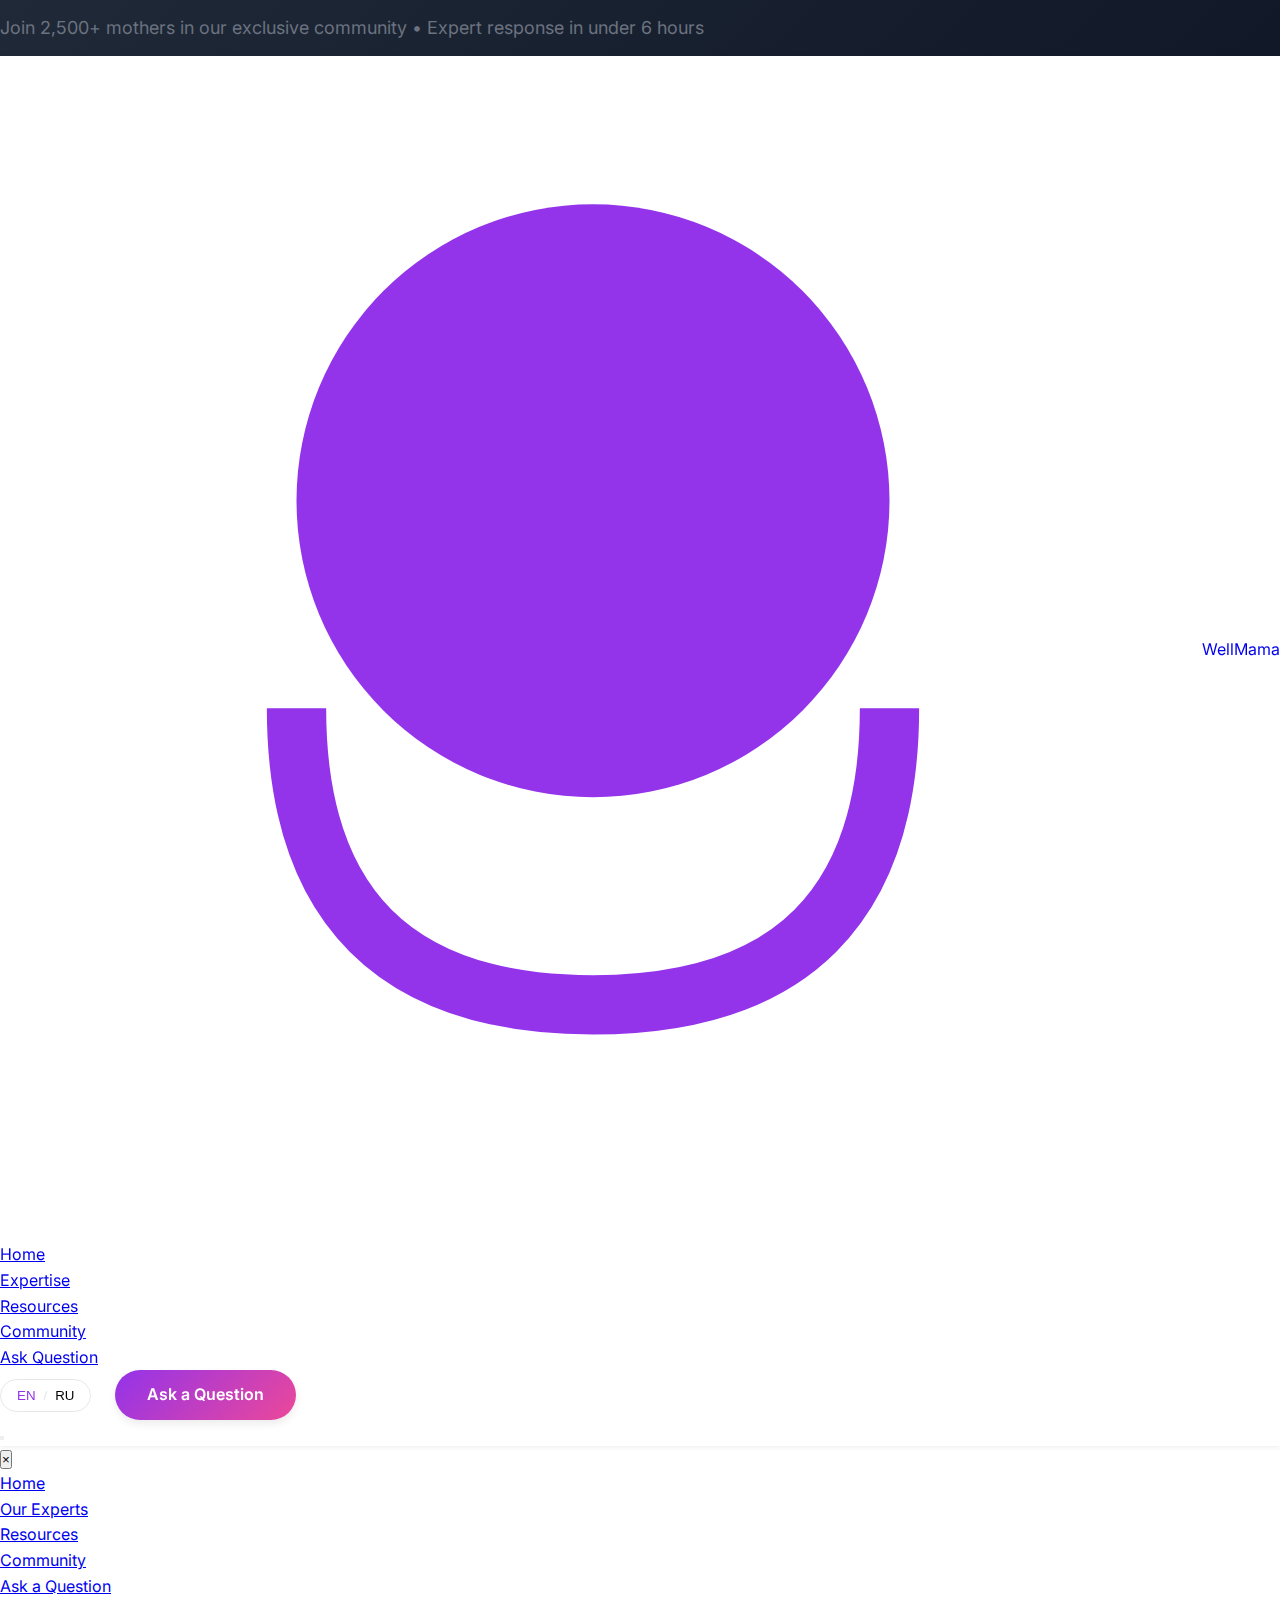
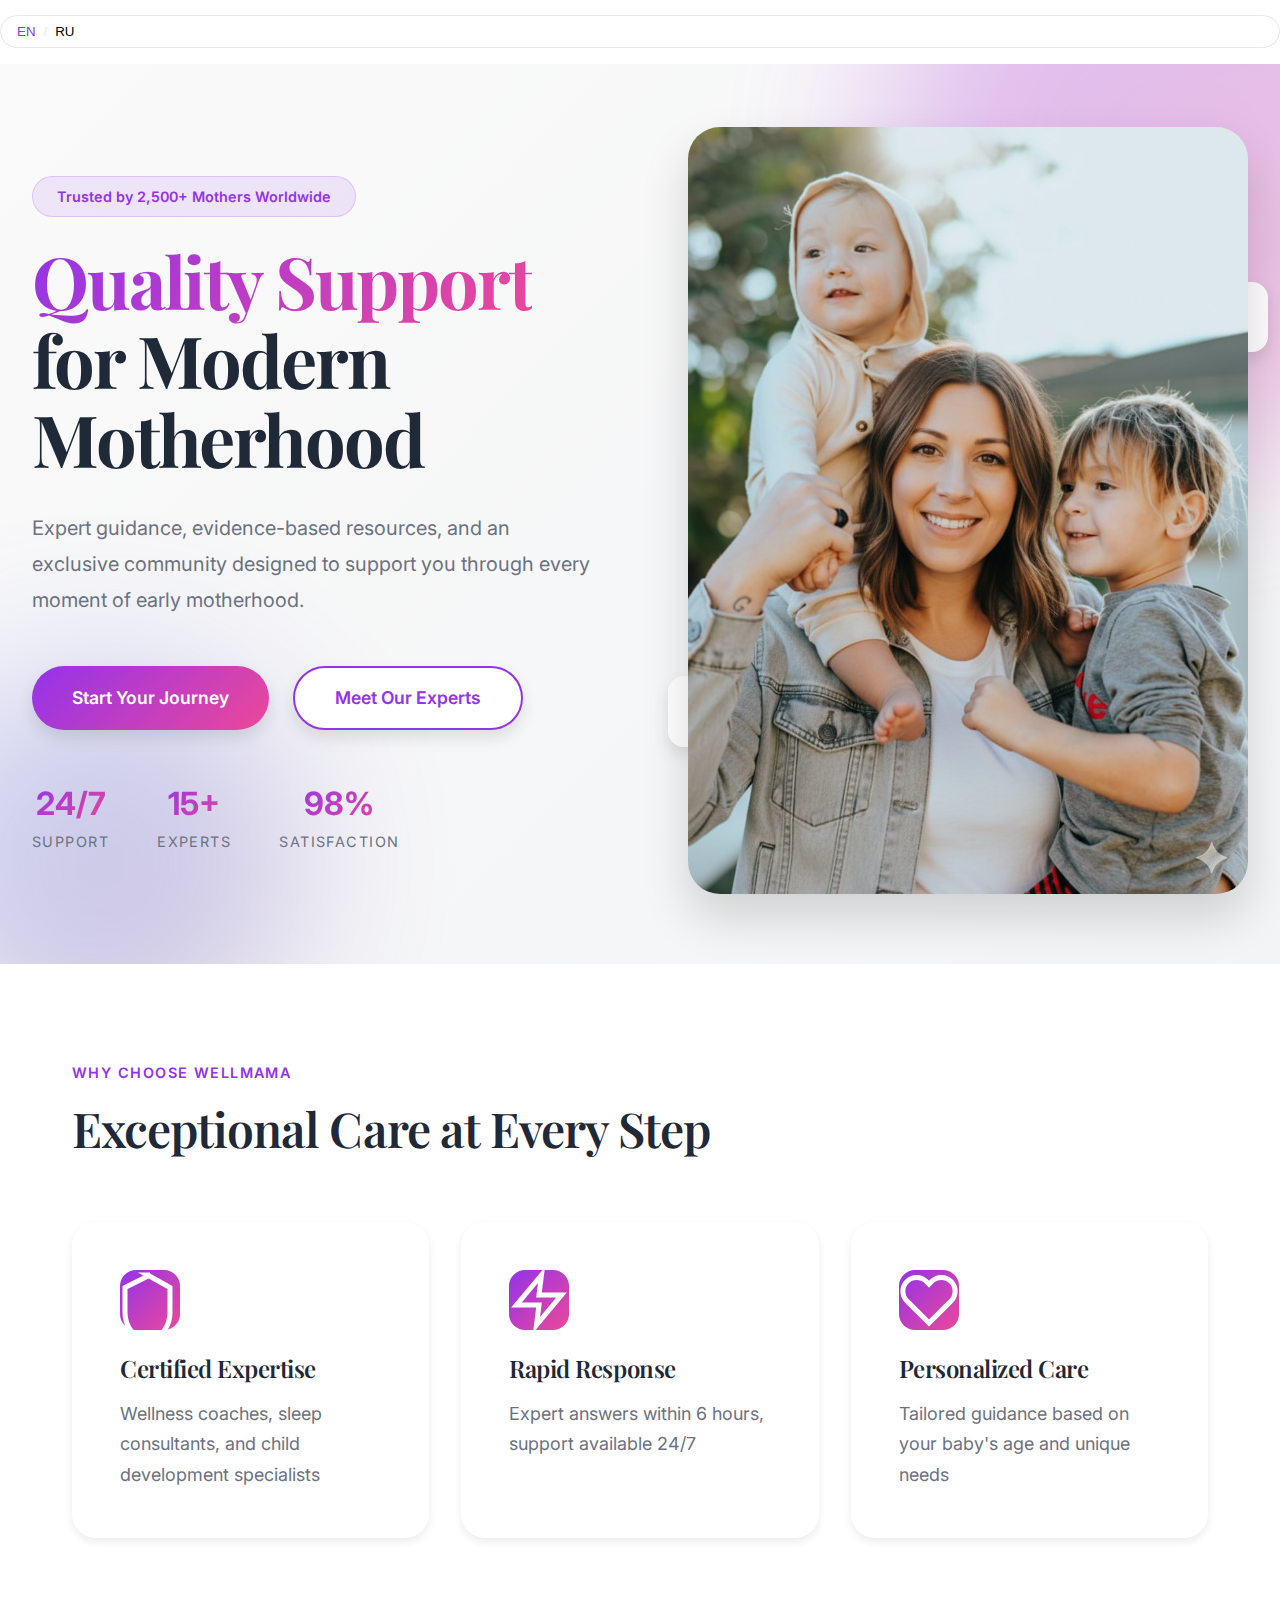
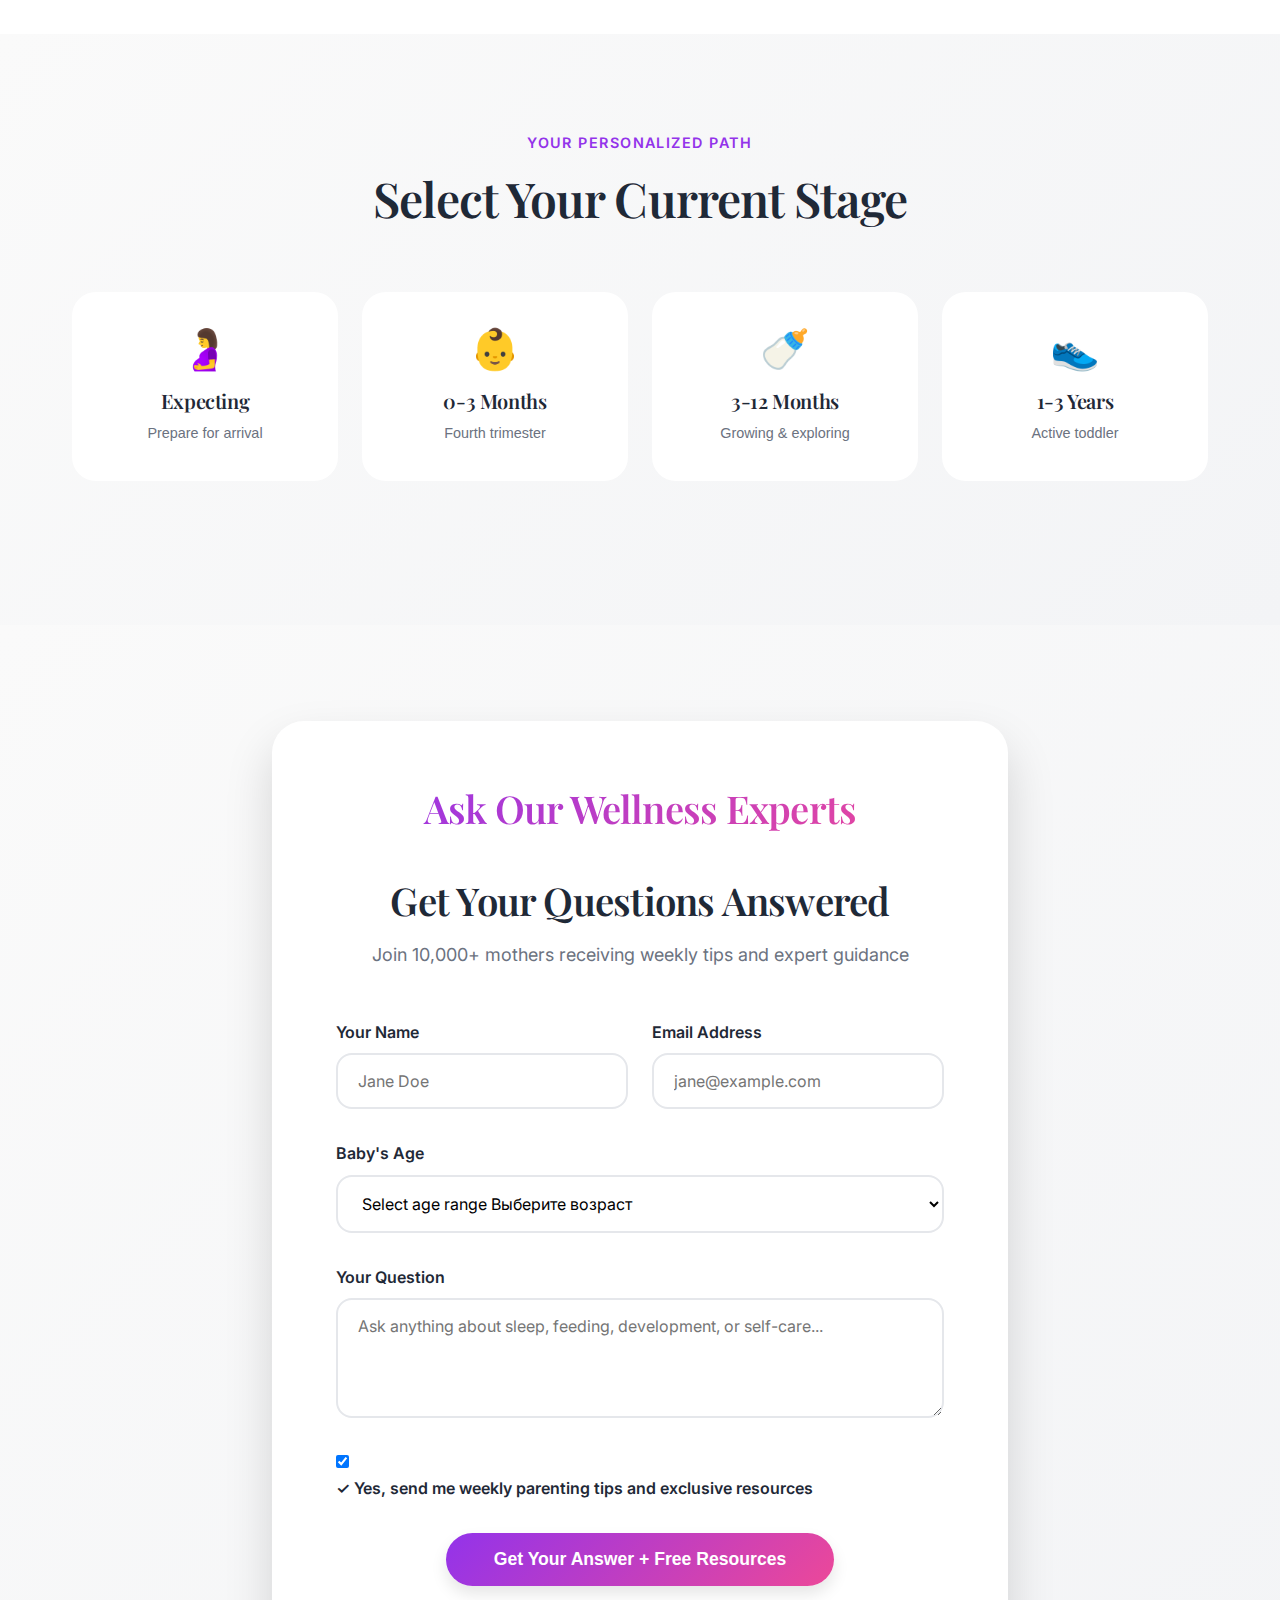
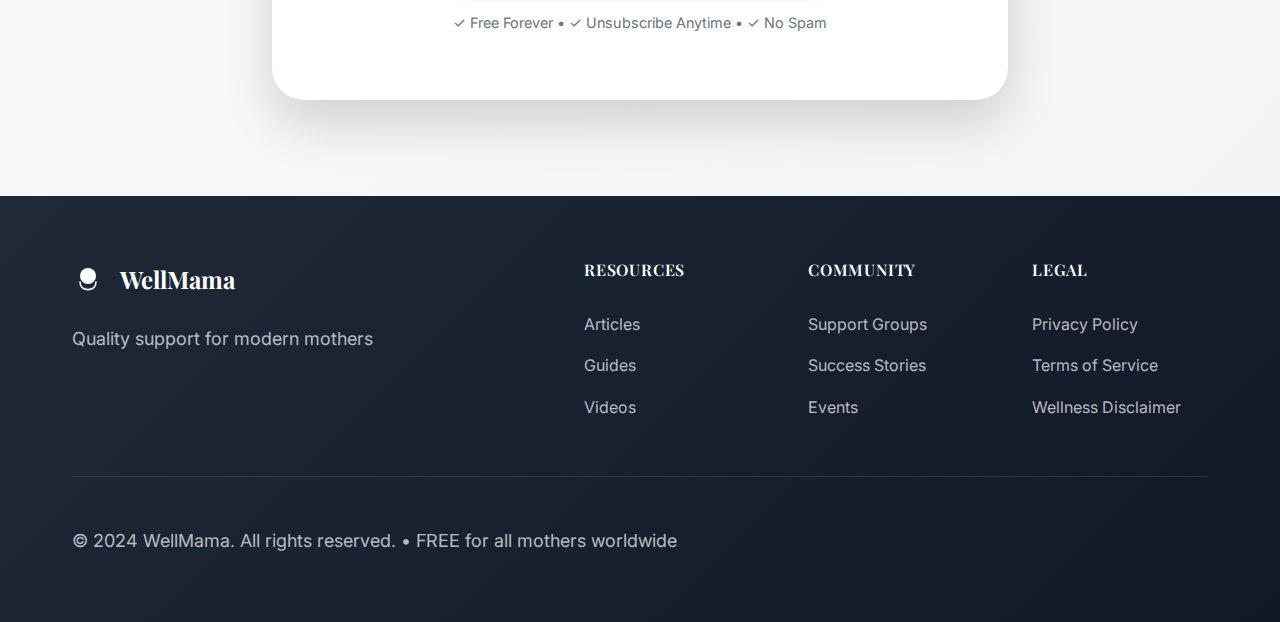
<file: index-responsive.html>
<!DOCTYPE html>
<html lang="en">
<head>
    <!-- ============================================
         META TAGS & SEO
         Mobile-first viewport, SEO optimization
         ============================================ -->
    <meta charset="UTF-8">
    <meta name="viewport" content="width=device-width, initial-scale=1.0, viewport-fit=cover">
    <meta http-equiv="X-UA-Compatible" content="IE=edge">

    <!-- SEO Meta Tags -->
    <meta name="description" content="WellMama - Free wellness support for mothers worldwide. Expert guidance, community, and resources for mothers with children 0-3 years.">
    <meta name="keywords" content="motherhood, maternal support, parenting help, baby care, toddler care, wellness">
    <meta name="author" content="WellMama">

    <!-- Open Graph / Social Media -->
    <meta property="og:type" content="website">
    <meta property="og:url" content="https://wellmama.com/">
    <meta property="og:title" content="WellMama - Premium Maternal Support">
    <meta property="og:description" content="Join 10,000+ mothers receiving expert guidance and community support">
    <meta property="og:image" content="Hero_1st_Mum_with_infant_and_toddle.jpeg">

    <!-- Twitter Card -->
    <meta property="twitter:card" content="summary_large_image">
    <meta property="twitter:url" content="https://wellmama.com/">
    <meta property="twitter:title" content="WellMama - Premium Maternal Support">
    <meta property="twitter:description" content="Join 10,000+ mothers receiving expert guidance">

    <!-- Favicon -->
    <link rel="icon" type="image/svg+xml" href="/favicon.svg">

    <title>WellMama - Premium Maternal Wellness Platform</title>

    <!-- ============================================
         FONTS & STYLES
         Preconnect for performance, responsive CSS
         ============================================ -->
    <!-- Preconnect to Google Fonts for faster loading -->
    <link rel="preconnect" href="https://fonts.googleapis.com">
    <link rel="preconnect" href="https://fonts.gstatic.com" crossorigin>

    <!-- Google Fonts - Inter & Playfair Display -->
    <link href="https://fonts.googleapis.com/css2?family=Inter:wght@300;400;500;600;700&family=Playfair+Display:wght@700&display=swap" rel="stylesheet">

    <!-- Main Responsive CSS -->
    <link rel="stylesheet" href="wellmama-responsive.css">

    <!-- JavaScript - Deferred for performance -->
    <script src="wellmama-premium.js" defer></script>
</head>

<body>
    <!-- ============================================
         ANNOUNCEMENT BAR
         Simple, mobile-friendly announcement
         ============================================ -->
    <div class="announcement-bar" role="banner">
        <div class="container">
            <p class="lang-en">Join 2,500+ mothers in our exclusive community • Expert response in under 6 hours</p>
            <p class="lang-ru hidden">Присоединяйтесь к сообществу из более 2,500 мам • Ответ эксперта в течение 6 часов</p>
        </div>
    </div>

    <!-- ============================================
         NAVIGATION
         Responsive with mobile hamburger menu
         ============================================ -->
    <nav class="premium-nav" role="navigation" aria-label="Main navigation">
        <div class="nav-container">
            <!-- Logo -->
            <a href="#home" class="premium-logo" aria-label="WellMama Home">
                <svg class="logo-icon" viewBox="0 0 40 40" xmlns="http://www.w3.org/2000/svg" role="img" aria-label="WellMama Logo">
                    <circle cx="20" cy="15" r="10" fill="#9333EA"/>
                    <path d="M10 22 Q10 32, 20 32 Q30 32, 30 22" stroke="#9333EA" stroke-width="2" fill="none"/>
                </svg>
                <span>WellMama</span>
            </a>

            <!-- Desktop Navigation Menu -->
            <div class="nav-menu">
                <ul class="nav-links" role="list">
                    <li><a href="#home" class="nav-link">
                        <span class="lang-en">Home</span>
                        <span class="lang-ru hidden">Главная</span>
                    </a></li>
                    <li><a href="#expertise" class="nav-link">
                        <span class="lang-en">Expertise</span>
                        <span class="lang-ru hidden">Наши специалисты</span>
                    </a></li>
                    <li><a href="#resources" class="nav-link">
                        <span class="lang-en">Resources</span>
                        <span class="lang-ru hidden">Ресурсы</span>
                    </a></li>
                    <li><a href="#community" class="nav-link">
                        <span class="lang-en">Community</span>
                        <span class="lang-ru hidden">Сообщество</span>
                    </a></li>
                    <li><a href="#consultation" class="nav-link">
                        <span class="lang-en">Ask Question</span>
                        <span class="lang-ru hidden">Задать вопрос</span>
                    </a></li>
                </ul>

                <div class="nav-actions">
                    <!-- Language Switcher -->
                    <button class="language-switcher" onclick="toggleLanguage()" aria-label="Switch language">
                        <span class="lang-indicator active">EN</span>
                        <span class="lang-divider">/</span>
                        <span class="lang-indicator">RU</span>
                    </button>

                    <!-- CTA Button -->
                    <a href="#consultation" class="premium-cta">
                        <span class="lang-en">Ask a Question</span>
                        <span class="lang-ru hidden">Задать вопрос</span>
                    </a>
                </div>
            </div>

            <!-- Mobile Menu Toggle -->
            <button class="mobile-menu-toggle" onclick="toggleMobileMenu()" aria-label="Toggle mobile menu" aria-expanded="false">
                <span></span>
                <span></span>
                <span></span>
            </button>
        </div>
    </nav>

    <!-- ============================================
         MOBILE NAVIGATION DRAWER
         Slide-out menu for mobile devices
         ============================================ -->
    <div class="mobile-nav" id="mobileNav" role="navigation" aria-label="Mobile navigation">
        <div class="mobile-nav-header">
            <button class="mobile-nav-close" onclick="closeMobileMenu()" aria-label="Close mobile menu">×</button>
        </div>
        <nav class="mobile-nav-menu">
            <a href="#home" class="mobile-nav-link" onclick="closeMobileMenu()">
                <span class="lang-en">Home</span>
                <span class="lang-ru hidden">Главная</span>
            </a>
            <a href="#expertise" class="mobile-nav-link" onclick="closeMobileMenu()">
                <span class="lang-en">Our Experts</span>
                <span class="lang-ru hidden">Наши специалисты</span>
            </a>
            <a href="#resources" class="mobile-nav-link" onclick="closeMobileMenu()">
                <span class="lang-en">Resources</span>
                <span class="lang-ru hidden">Ресурсы</span>
            </a>
            <a href="#community" class="mobile-nav-link" onclick="closeMobileMenu()">
                <span class="lang-en">Community</span>
                <span class="lang-ru hidden">Сообщество</span>
            </a>
            <a href="#consultation" class="mobile-nav-link" onclick="closeMobileMenu()">
                <span class="lang-en">Ask a Question</span>
                <span class="lang-ru hidden">Задать вопрос</span>
            </a>

            <!-- Language Switcher in Mobile Menu -->
            <div style="padding: 1rem 0;">
                <button class="language-switcher" onclick="toggleLanguage()" style="width: 100%;">
                    <span class="lang-indicator active">EN</span>
                    <span class="lang-divider">/</span>
                    <span class="lang-indicator">RU</span>
                </button>
            </div>
        </nav>
    </div>

    <!-- ============================================
         HERO SECTION
         Responsive hero with optimized images
         ============================================ -->
    <section id="home" class="premium-hero">
        <!-- Background Effects -->
        <div class="hero-background" aria-hidden="true">
            <div class="gradient-sphere sphere-1"></div>
            <div class="gradient-sphere sphere-2"></div>
        </div>

        <div class="hero-container">
            <div class="hero-content">
                <!-- Hero Text Content -->
                <div class="hero-text">
                    <!-- Trust Badge -->
                    <div class="hero-label">
                        <span class="lang-en">Trusted by 2,500+ Mothers Worldwide</span>
                        <span class="lang-ru hidden">Нам доверяют более 2,500 мам со всего мира</span>
                    </div>

                    <!-- Main Headline - Responsive font sizing with clamp() -->
                    <h1 class="hero-headline">
                        <span class="lang-en">
                            <span class="gradient-text">Quality Support</span>
                            <br>for Modern Motherhood
                        </span>
                        <span class="lang-ru hidden">
                            <span class="gradient-text">Качественная поддержка</span>
                            <br>для современных мам
                        </span>
                    </h1>

                    <!-- Description -->
                    <p class="hero-description">
                        <span class="lang-en">Expert guidance, evidence-based resources, and an exclusive community designed to support you through every moment of early motherhood.</span>
                        <span class="lang-ru hidden">Экспертные консультации, проверенные методики и дружелюбное сообщество, которое поддержит вас в первые годы материнства.</span>
                    </p>

                    <!-- CTA Buttons - Stack on mobile, row on tablet+ -->
                    <div class="hero-actions">
                        <a href="#consultation" class="btn-premium-primary">
                            <span class="lang-en">Start Your Journey</span>
                            <span class="lang-ru hidden">Начать путь к счастливому материнству</span>
                        </a>
                        <a href="#expertise" class="btn-premium-secondary">
                            <span class="lang-en">Meet Our Experts</span>
                            <span class="lang-ru hidden">Познакомиться с экспертами</span>
                        </a>
                    </div>

                    <!-- Trust Indicators -->
                    <div class="trust-indicators">
                        <div class="indicator">
                            <span class="indicator-value">24/7</span>
                            <span class="indicator-label">
                                <span class="lang-en">Support</span>
                                <span class="lang-ru hidden">Поддержка</span>
                            </span>
                        </div>
                        <div class="indicator">
                            <span class="indicator-value">15+</span>
                            <span class="indicator-label">
                                <span class="lang-en">Experts</span>
                                <span class="lang-ru hidden">Экспертов</span>
                            </span>
                        </div>
                        <div class="indicator">
                            <span class="indicator-value">98%</span>
                            <span class="indicator-label">
                                <span class="lang-en">Satisfaction</span>
                                <span class="lang-ru hidden">Довольных мам</span>
                            </span>
                        </div>
                    </div>
                </div>

                <!-- Hero Visual - Responsive image with srcset -->
                <div class="hero-visual">
                    <div class="premium-image-container">
                        <!-- Using picture element for responsive images -->
                        <picture>
                            <!-- Mobile image (smaller file size) -->
                            <source media="(max-width: 767px)"
                                    srcset="Hero_1st_Mum_with_infant_and_toddle.jpeg 1x">
                            <!-- Tablet image -->
                            <source media="(max-width: 1023px)"
                                    srcset="Hero_1st_Mum_with_infant_and_toddle.jpeg 1x">
                            <!-- Desktop image -->
                            <img src="Hero_1st_Mum_with_infant_and_toddle.jpeg"
                                 alt="Happy mother with infant and toddler"
                                 class="hero-image"
                                 loading="eager"
                                 width="600"
                                 height="800">
                        </picture>

                        <!-- Floating cards - Hidden on mobile for cleaner look -->
                        <div class="floating-card card-1" aria-hidden="true">
                            <div class="card-icon">✨</div>
                            <p>
                                <span class="lang-en">Evidence-Based</span>
                                <span class="lang-ru hidden">Проверенные методы</span>
                            </p>
                        </div>
                        <div class="floating-card card-2" aria-hidden="true">
                            <div class="card-icon">🏆</div>
                            <p>
                                <span class="lang-en">Top Rated</span>
                                <span class="lang-ru hidden">Лучшие отзывы</span>
                            </p>
                        </div>
                    </div>
                </div>
            </div>
        </div>
    </section>

    <!-- ============================================
         FEATURES SECTION
         Responsive grid layout
         ============================================ -->
    <section class="premium-features" id="features">
        <div class="features-container">
            <!-- Section Header -->
            <div class="section-header">
                <span class="section-label">
                    <span class="lang-en">Why Choose WellMama</span>
                    <span class="lang-ru hidden">Почему мамы выбирают WellMama</span>
                </span>
                <h2 class="section-title">
                    <span class="lang-en">Exceptional Care at Every Step</span>
                    <span class="lang-ru hidden">Забота и поддержка на каждом этапе</span>
                </h2>
            </div>

            <!-- Features Grid - Responsive: 1 col mobile, 2 col tablet, 3 col desktop -->
            <div class="features-grid">
                <!-- Feature 1 -->
                <article class="feature-card">
                    <div class="feature-icon">
                        <div class="icon-gradient">
                            <svg viewBox="0 0 24 24" fill="none" stroke="currentColor" stroke-width="2">
                                <path d="M12 2L2 7v10c0 5.55 3.84 10.74 9 12 5.16-1.26 9-6.45 9-12V7l-9-5z"/>
                            </svg>
                        </div>
                    </div>
                    <h3>
                        <span class="lang-en">Certified Expertise</span>
                        <span class="lang-ru hidden">Квалифицированные специалисты</span>
                    </h3>
                    <p>
                        <span class="lang-en">Wellness coaches, sleep consultants, and child development specialists</span>
                        <span class="lang-ru hidden">Консультанты по детскому сну, грудному вскармливанию и развитию ребёнка</span>
                    </p>
                </article>

                <!-- Feature 2 -->
                <article class="feature-card">
                    <div class="feature-icon">
                        <div class="icon-gradient">
                            <svg viewBox="0 0 24 24" fill="none" stroke="currentColor" stroke-width="2">
                                <path d="M13 2L3 14h9l-1 8 10-12h-9l1-8z"/>
                            </svg>
                        </div>
                    </div>
                    <h3>
                        <span class="lang-en">Rapid Response</span>
                        <span class="lang-ru hidden">Быстрая помощь</span>
                    </h3>
                    <p>
                        <span class="lang-en">Expert answers within 6 hours, support available 24/7</span>
                        <span class="lang-ru hidden">Ответы специалистов в течение 6 часов, круглосуточная поддержка</span>
                    </p>
                </article>

                <!-- Feature 3 -->
                <article class="feature-card">
                    <div class="feature-icon">
                        <div class="icon-gradient">
                            <svg viewBox="0 0 24 24" fill="none" stroke="currentColor" stroke-width="2">
                                <path d="M20.84 4.61a5.5 5.5 0 0 0-7.78 0L12 5.67l-1.06-1.06a5.5 5.5 0 0 0-7.78 7.78l1.06 1.06L12 21.23l7.78-7.78 1.06-1.06a5.5 5.5 0 0 0 0-7.78z"/>
                            </svg>
                        </div>
                    </div>
                    <h3>
                        <span class="lang-en">Personalized Care</span>
                        <span class="lang-ru hidden">Индивидуальный подход</span>
                    </h3>
                    <p>
                        <span class="lang-en">Tailored guidance based on your baby's age and unique needs</span>
                        <span class="lang-ru hidden">Советы, адаптированные под возраст и особенности вашего малыша</span>
                    </p>
                </article>
            </div>
        </div>
    </section>

    <!-- ============================================
         JOURNEY SELECTOR SECTION
         Responsive journey stages
         ============================================ -->
    <section class="journey-section" id="journey">
        <div class="journey-container">
            <!-- Section Header -->
            <div class="section-header" style="text-align: center;">
                <span class="section-label">
                    <span class="lang-en">Your Personalized Path</span>
                    <span class="lang-ru hidden">Ваш индивидуальный путь</span>
                </span>
                <h2 class="section-title">
                    <span class="lang-en">Select Your Current Stage</span>
                    <span class="lang-ru hidden">Выберите этап, на котором вы находитесь</span>
                </h2>
            </div>

            <!-- Journey Options - Responsive grid -->
            <div class="journey-selector">
                <button class="journey-option" onclick="selectJourney('expecting')">
                    <div class="option-icon">🤰</div>
                    <h4>
                        <span class="lang-en">Expecting</span>
                        <span class="lang-ru hidden">Беременность</span>
                    </h4>
                    <p>
                        <span class="lang-en">Prepare for arrival</span>
                        <span class="lang-ru hidden">Подготовка к появлению малыша</span>
                    </p>
                </button>

                <button class="journey-option" onclick="selectJourney('newborn')">
                    <div class="option-icon">👶</div>
                    <h4>
                        <span class="lang-en">0-3 Months</span>
                        <span class="lang-ru hidden">0-3 месяца</span>
                    </h4>
                    <p>
                        <span class="lang-en">Fourth trimester</span>
                        <span class="lang-ru hidden">Первые три месяца</span>
                    </p>
                </button>

                <button class="journey-option" onclick="selectJourney('infant')">
                    <div class="option-icon">🍼</div>
                    <h4>
                        <span class="lang-en">3-12 Months</span>
                        <span class="lang-ru hidden">3-12 месяцев</span>
                    </h4>
                    <p>
                        <span class="lang-en">Growing & exploring</span>
                        <span class="lang-ru hidden">Рост и развитие</span>
                    </p>
                </button>

                <button class="journey-option" onclick="selectJourney('toddler')">
                    <div class="option-icon">👟</div>
                    <h4>
                        <span class="lang-en">1-3 Years</span>
                        <span class="lang-ru hidden">1-3 года</span>
                    </h4>
                    <p>
                        <span class="lang-en">Active toddler</span>
                        <span class="lang-ru hidden">Активный малыш</span>
                    </p>
                </button>
            </div>
        </div>
    </section>

    <!-- ============================================
         CONSULTATION/ASK QUESTION FORM
         Responsive form with proper touch targets
         ============================================ -->
    <section id="consultation" class="consultation-section">
        <div class="consultation-container">
            <div class="consultation-card">
                <div class="card-content">
                    <h2 class="consultation-title">
                        <span class="gradient-text">
                            <span class="lang-en">Ask Our Wellness Experts</span>
                            <span class="lang-ru hidden">Задайте вопрос нашим экспертам</span>
                        </span><br>
                        <span class="lang-en">Get Your Questions Answered</span>
                        <span class="lang-ru hidden">Мы ответим на все ваши вопросы</span>
                    </h2>

                    <p class="consultation-subtitle">
                        <span class="lang-en">Join 10,000+ mothers receiving weekly tips and expert guidance</span>
                        <span class="lang-ru hidden">Присоединяйтесь к более 10 000 мам, которые получают полезные советы каждую неделю</span>
                    </p>

                    <!-- Responsive Form -->
                    <form class="premium-form" onsubmit="handleConsultation(event)">
                        <!-- Name and Email Row - Stack on mobile -->
                        <div class="form-row">
                            <div class="form-field">
                                <label for="name">
                                    <span class="lang-en">Your Name</span>
                                    <span class="lang-ru hidden">Как вас зовут</span>
                                </label>
                                <input type="text" id="name" name="name" required class="premium-input"
                                       placeholder="Jane Doe">
                            </div>

                            <div class="form-field">
                                <label for="email">
                                    <span class="lang-en">Email Address</span>
                                    <span class="lang-ru hidden">Ваш email</span>
                                </label>
                                <input type="email" id="email" name="email" required class="premium-input"
                                       placeholder="jane@example.com">
                            </div>
                        </div>

                        <!-- Baby's Age Field -->
                        <div class="form-field">
                            <label for="baby-age">
                                <span class="lang-en">Baby's Age</span>
                                <span class="lang-ru hidden">Возраст ребёнка</span>
                            </label>
                            <select id="baby-age" name="baby-age" class="premium-select" required>
                                <option value="">
                                    <span class="lang-en">Select age range</span>
                                    <span class="lang-ru hidden">Выберите возраст</span>
                                </option>
                                <option value="expecting">
                                    <span class="lang-en">Expecting</span>
                                    <span class="lang-ru hidden">Беременность</span>
                                </option>
                                <option value="0-3">0-3 months</option>
                                <option value="3-6">3-6 months</option>
                                <option value="6-12">6-12 months</option>
                                <option value="1-2">1-2 years</option>
                                <option value="2-3">2-3 years</option>
                            </select>
                        </div>

                        <!-- Question Textarea -->
                        <div class="form-field">
                            <label for="question">
                                <span class="lang-en">Your Question</span>
                                <span class="lang-ru hidden">Ваш вопрос</span>
                            </label>
                            <textarea id="question" name="question" class="premium-textarea" rows="4" required
                                      placeholder="Ask anything about sleep, feeding, development, or self-care..."></textarea>
                        </div>

                        <!-- Newsletter Consent Checkbox -->
                        <div class="form-field checkbox-field">
                            <label class="checkbox-label">
                                <input type="checkbox" name="newsletter" checked>
                                <span class="lang-en">✓ Yes, send me weekly parenting tips and exclusive resources</span>
                                <span class="lang-ru hidden">✓ Да, я хочу получать полезные советы и материалы каждую неделю</span>
                            </label>
                        </div>

                        <!-- Submit Button - Full width on mobile -->
                        <div class="form-footer">
                            <button type="submit" class="btn-premium-submit">
                                <span class="lang-en">Get Your Answer + Free Resources</span>
                                <span class="lang-ru hidden">Получить ответ + бесплатные материалы</span>
                            </button>
                            <p class="form-note">
                                <span class="lang-en">✓ Free Forever • ✓ Unsubscribe Anytime • ✓ No Spam</span>
                                <span class="lang-ru hidden">✓ Бесплатно навсегда • ✓ Отписка в любое время • ✓ Без спама</span>
                            </p>
                        </div>
                    </form>
                </div>
            </div>
        </div>
    </section>

    <!-- ============================================
         FOOTER
         Responsive footer with proper mobile layout
         ============================================ -->
    <footer class="premium-footer">
        <div class="footer-container">
            <div class="footer-content">
                <!-- Brand Column -->
                <div class="footer-brand">
                    <div class="footer-logo">
                        <svg viewBox="0 0 40 40" xmlns="http://www.w3.org/2000/svg" width="32" height="32">
                            <circle cx="20" cy="15" r="10" fill="#fff"/>
                            <path d="M10 22 Q10 32, 20 32 Q30 32, 30 22" stroke="#fff" stroke-width="2" fill="none"/>
                        </svg>
                        <span>WellMama</span>
                    </div>
                    <p>
                        <span class="lang-en">Quality support for modern mothers</span>
                        <span class="lang-ru hidden">Качественная поддержка для современных мам</span>
                    </p>
                </div>

                <!-- Footer Links - Grid on desktop, stack on mobile -->
                <div class="footer-links">
                    <!-- Resources Column -->
                    <div class="footer-column">
                        <h4>
                            <span class="lang-en">Resources</span>
                            <span class="lang-ru hidden">Ресурсы</span>
                        </h4>
                        <a href="#">
                            <span class="lang-en">Articles</span>
                            <span class="lang-ru hidden">Полезные статьи</span>
                        </a>
                        <a href="#">
                            <span class="lang-en">Guides</span>
                            <span class="lang-ru hidden">Руководства</span>
                        </a>
                        <a href="#">
                            <span class="lang-en">Videos</span>
                            <span class="lang-ru hidden">Видео</span>
                        </a>
                    </div>

                    <!-- Community Column -->
                    <div class="footer-column">
                        <h4>
                            <span class="lang-en">Community</span>
                            <span class="lang-ru hidden">Сообщество</span>
                        </h4>
                        <a href="#">
                            <span class="lang-en">Support Groups</span>
                            <span class="lang-ru hidden">Группы поддержки</span>
                        </a>
                        <a href="#">
                            <span class="lang-en">Success Stories</span>
                            <span class="lang-ru hidden">Истории успеха</span>
                        </a>
                        <a href="#">
                            <span class="lang-en">Events</span>
                            <span class="lang-ru hidden">Мероприятия</span>
                        </a>
                    </div>

                    <!-- Legal Column -->
                    <div class="footer-column">
                        <h4>
                            <span class="lang-en">Legal</span>
                            <span class="lang-ru hidden">Правовая информация</span>
                        </h4>
                        <a href="#">
                            <span class="lang-en">Privacy Policy</span>
                            <span class="lang-ru hidden">Конфиденциальность</span>
                        </a>
                        <a href="#">
                            <span class="lang-en">Terms of Service</span>
                            <span class="lang-ru hidden">Условия использования</span>
                        </a>
                        <a href="#">
                            <span class="lang-en">Wellness Disclaimer</span>
                            <span class="lang-ru hidden">Отказ от ответственности</span>
                        </a>
                    </div>
                </div>
            </div>

            <!-- Footer Bottom -->
            <div class="footer-bottom">
                <p>© 2024 WellMama. All rights reserved. • FREE for all mothers worldwide</p>
            </div>
        </div>
    </footer>

    <!-- ============================================
         MOBILE MENU JAVASCRIPT
         Simple mobile menu toggle functions
         ============================================ -->
    <script>
        // Mobile menu toggle
        function toggleMobileMenu() {
            const mobileNav = document.getElementById('mobileNav');
            const toggleBtn = document.querySelector('.mobile-menu-toggle');

            mobileNav.classList.toggle('active');
            toggleBtn.classList.toggle('active');

            // Update ARIA attribute
            const isOpen = mobileNav.classList.contains('active');
            toggleBtn.setAttribute('aria-expanded', isOpen);
        }

        // Close mobile menu
        function closeMobileMenu() {
            const mobileNav = document.getElementById('mobileNav');
            const toggleBtn = document.querySelector('.mobile-menu-toggle');

            mobileNav.classList.remove('active');
            toggleBtn.classList.remove('active');
            toggleBtn.setAttribute('aria-expanded', 'false');
        }

        // Close menu on escape key
        document.addEventListener('keydown', (e) => {
            if (e.key === 'Escape') {
                closeMobileMenu();
            }
        });

        // Form handling
        function handleConsultation(event) {
            event.preventDefault();
            // Form submission logic here
            alert('Thank you! We will respond within 6 hours.');
            event.target.reset();
        }
    </script>
</body>
</html>
</file>
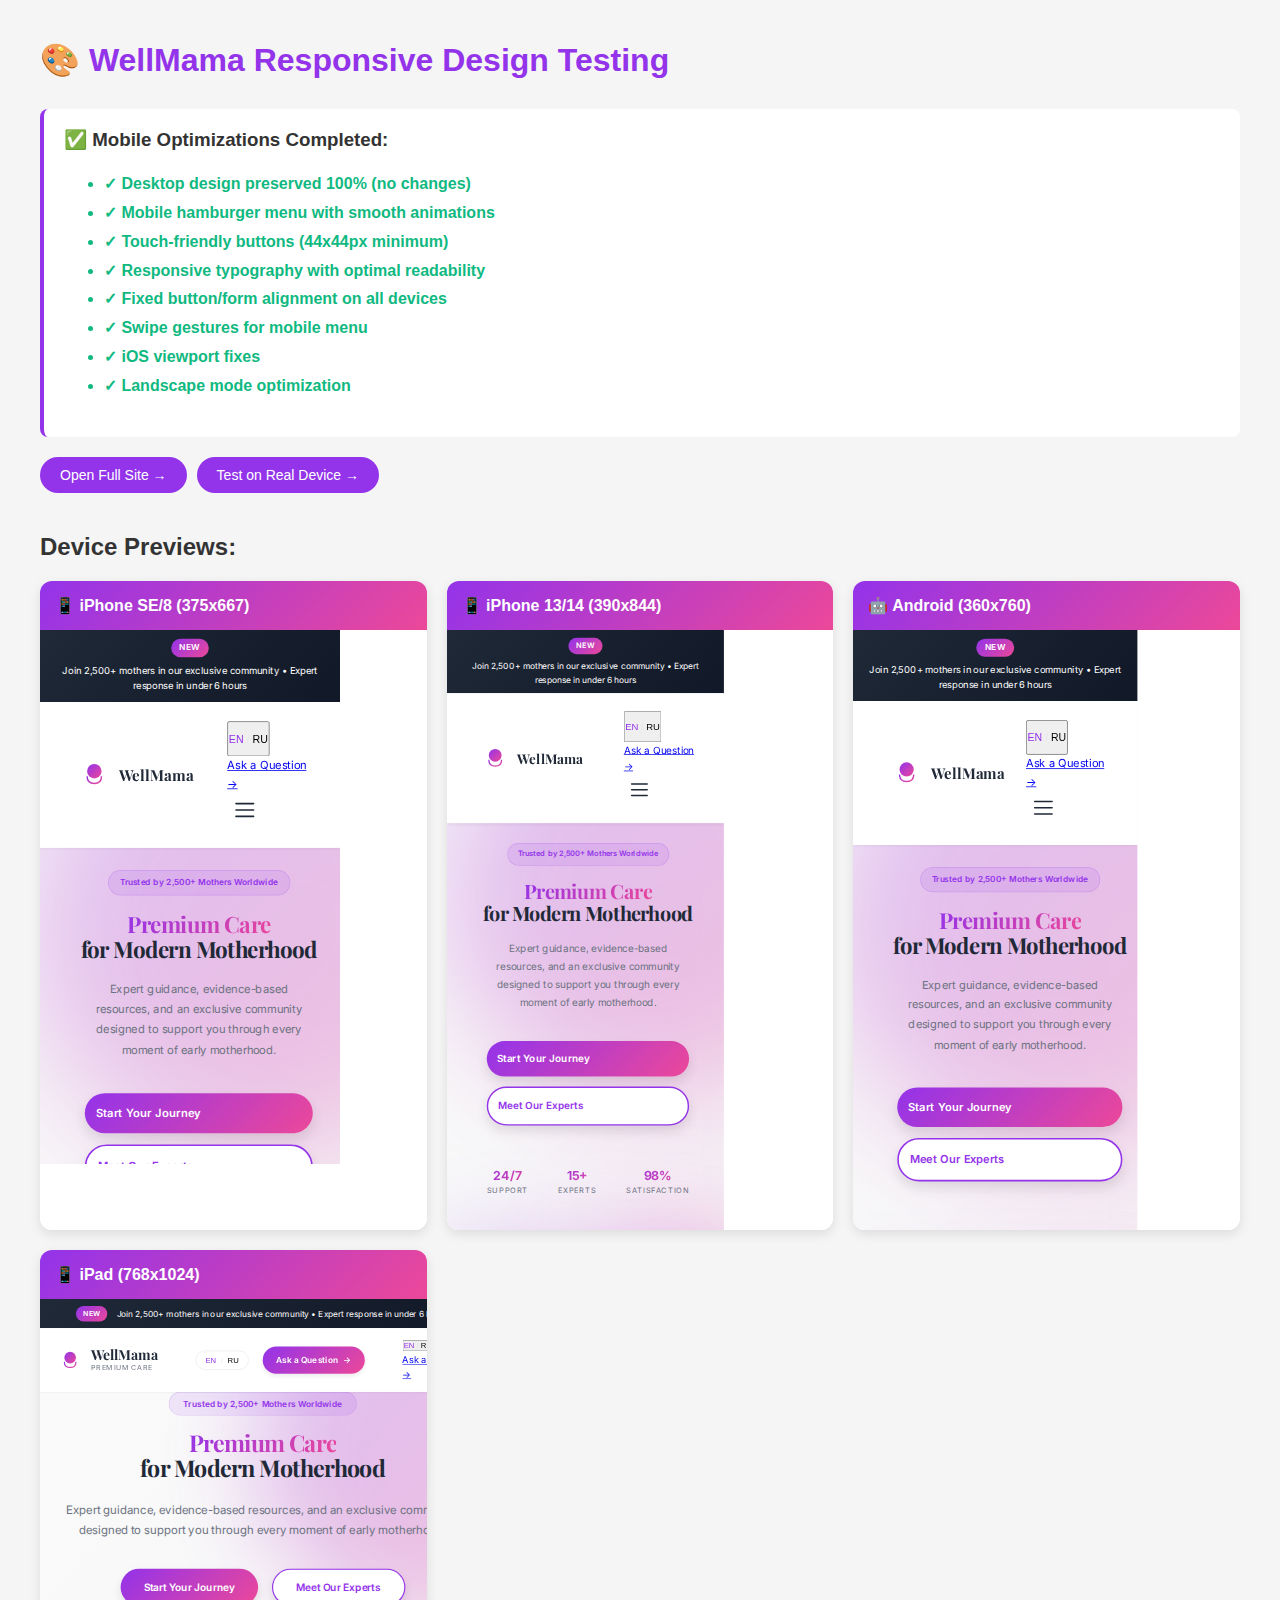
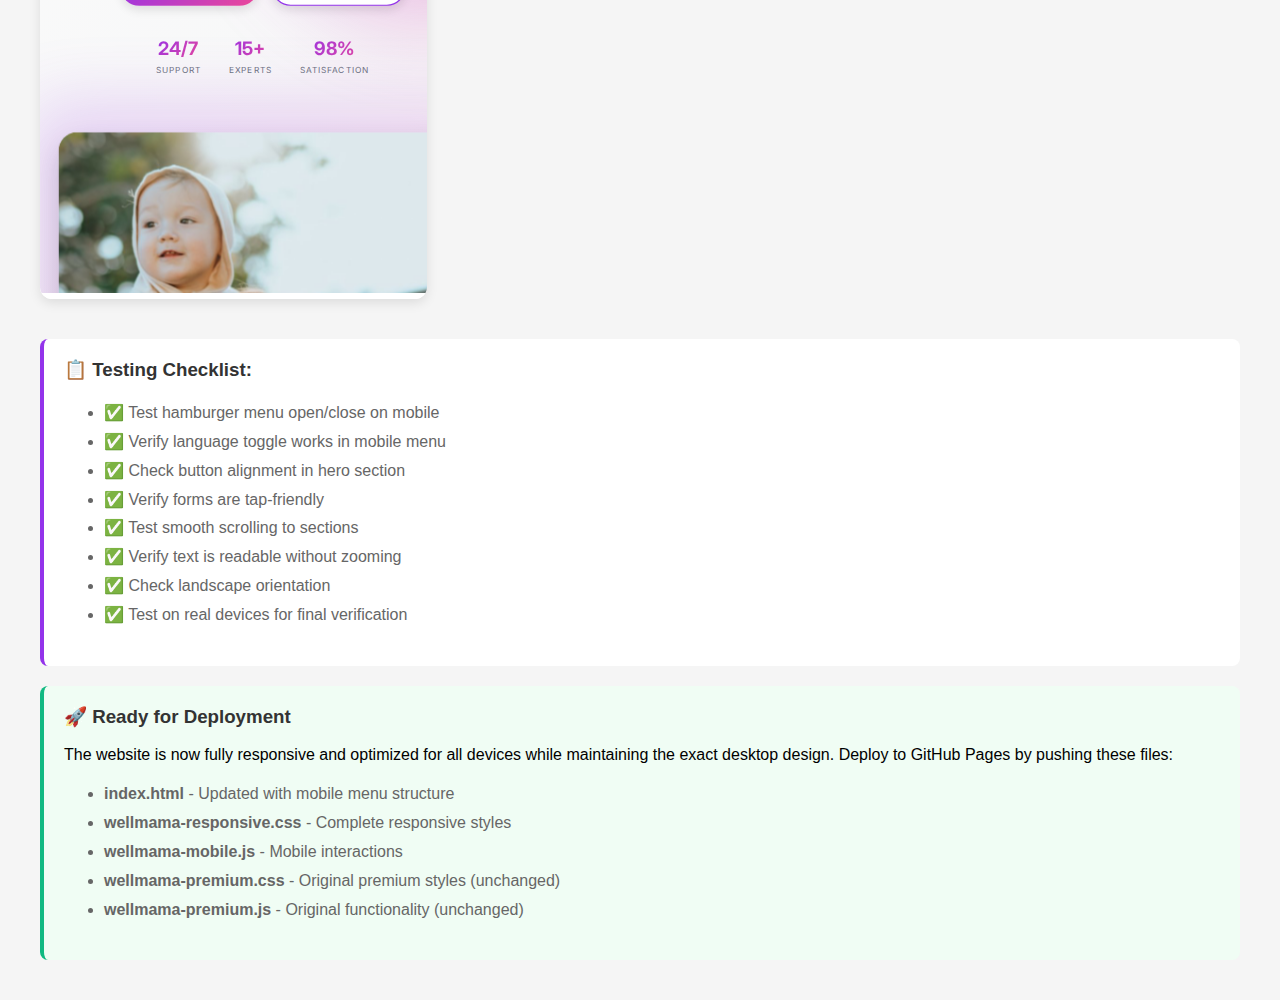
<file: test-responsive.html>
<!DOCTYPE html>
<html lang="en">
<head>
    <meta charset="UTF-8">
    <meta name="viewport" content="width=device-width, initial-scale=1.0">
    <title>WellMama - Responsive Testing</title>
    <style>
        body {
            margin: 0;
            padding: 20px;
            font-family: -apple-system, BlinkMacSystemFont, sans-serif;
            background: #f5f5f5;
        }
        .container {
            max-width: 1200px;
            margin: 0 auto;
        }
        h1 {
            color: #9333EA;
            margin-bottom: 30px;
        }
        .test-grid {
            display: grid;
            grid-template-columns: repeat(auto-fit, minmax(300px, 1fr));
            gap: 20px;
            margin-bottom: 40px;
        }
        .device-frame {
            background: white;
            border-radius: 12px;
            box-shadow: 0 4px 12px rgba(0,0,0,0.1);
            overflow: hidden;
        }
        .device-header {
            padding: 15px;
            background: linear-gradient(135deg, #9333EA, #EC4899);
            color: white;
            font-weight: 600;
        }
        .device-viewport {
            position: relative;
            height: 600px;
            overflow: hidden;
            background: #fff;
        }
        iframe {
            width: 100%;
            height: 100%;
            border: none;
            transform-origin: top left;
        }

        /* Specific device sizes */
        .iphone-se iframe {
            width: 375px;
            height: 667px;
            transform: scale(0.8);
        }
        .iphone-13 iframe {
            width: 390px;
            height: 844px;
            transform: scale(0.71);
        }
        .ipad iframe {
            width: 768px;
            height: 1024px;
            transform: scale(0.58);
        }
        .android iframe {
            width: 360px;
            height: 760px;
            transform: scale(0.79);
        }
        .desktop iframe {
            width: 1440px;
            transform: scale(0.83);
        }

        .info-box {
            background: white;
            padding: 20px;
            border-radius: 8px;
            margin-bottom: 20px;
            border-left: 4px solid #9333EA;
        }
        .info-box h3 {
            margin-top: 0;
            color: #333;
        }
        .info-box ul {
            color: #666;
            line-height: 1.8;
        }
        .success {
            color: #10B981;
            font-weight: 600;
        }
        .test-links {
            display: flex;
            gap: 10px;
            flex-wrap: wrap;
            margin-top: 20px;
        }
        .test-links a {
            padding: 10px 20px;
            background: #9333EA;
            color: white;
            text-decoration: none;
            border-radius: 25px;
            font-size: 14px;
            transition: transform 0.2s;
        }
        .test-links a:hover {
            transform: translateY(-2px);
            background: #7E22CE;
        }
    </style>
</head>
<body>
    <div class="container">
        <h1>🎨 WellMama Responsive Design Testing</h1>

        <div class="info-box">
            <h3>✅ Mobile Optimizations Completed:</h3>
            <ul>
                <li class="success">✓ Desktop design preserved 100% (no changes)</li>
                <li class="success">✓ Mobile hamburger menu with smooth animations</li>
                <li class="success">✓ Touch-friendly buttons (44x44px minimum)</li>
                <li class="success">✓ Responsive typography with optimal readability</li>
                <li class="success">✓ Fixed button/form alignment on all devices</li>
                <li class="success">✓ Swipe gestures for mobile menu</li>
                <li class="success">✓ iOS viewport fixes</li>
                <li class="success">✓ Landscape mode optimization</li>
            </ul>
        </div>

        <div class="test-links">
            <a href="index.html" target="_blank">Open Full Site →</a>
            <a href="index.html" target="_blank">Test on Real Device →</a>
        </div>

        <h2 style="margin: 40px 0 20px; color: #333;">Device Previews:</h2>

        <div class="test-grid">
            <!-- iPhone SE/8 -->
            <div class="device-frame">
                <div class="device-header">📱 iPhone SE/8 (375x667)</div>
                <div class="device-viewport iphone-se">
                    <iframe src="index.html"></iframe>
                </div>
            </div>

            <!-- iPhone 13/14 -->
            <div class="device-frame">
                <div class="device-header">📱 iPhone 13/14 (390x844)</div>
                <div class="device-viewport iphone-13">
                    <iframe src="index.html"></iframe>
                </div>
            </div>

            <!-- Android -->
            <div class="device-frame">
                <div class="device-header">🤖 Android (360x760)</div>
                <div class="device-viewport android">
                    <iframe src="index.html"></iframe>
                </div>
            </div>

            <!-- iPad -->
            <div class="device-frame">
                <div class="device-header">📱 iPad (768x1024)</div>
                <div class="device-viewport ipad">
                    <iframe src="index.html"></iframe>
                </div>
            </div>
        </div>

        <div class="info-box" style="margin-top: 40px;">
            <h3>📋 Testing Checklist:</h3>
            <ul>
                <li>✅ Test hamburger menu open/close on mobile</li>
                <li>✅ Verify language toggle works in mobile menu</li>
                <li>✅ Check button alignment in hero section</li>
                <li>✅ Verify forms are tap-friendly</li>
                <li>✅ Test smooth scrolling to sections</li>
                <li>✅ Verify text is readable without zooming</li>
                <li>✅ Check landscape orientation</li>
                <li>✅ Test on real devices for final verification</li>
            </ul>
        </div>

        <div class="info-box" style="background: #F0FDF4; border-color: #10B981;">
            <h3>🚀 Ready for Deployment</h3>
            <p>The website is now fully responsive and optimized for all devices while maintaining the exact desktop design. Deploy to GitHub Pages by pushing these files:</p>
            <ul>
                <li><strong>index.html</strong> - Updated with mobile menu structure</li>
                <li><strong>wellmama-responsive.css</strong> - Complete responsive styles</li>
                <li><strong>wellmama-mobile.js</strong> - Mobile interactions</li>
                <li><strong>wellmama-premium.css</strong> - Original premium styles (unchanged)</li>
                <li><strong>wellmama-premium.js</strong> - Original functionality (unchanged)</li>
            </ul>
        </div>
    </div>
</body>
</html>
</file>
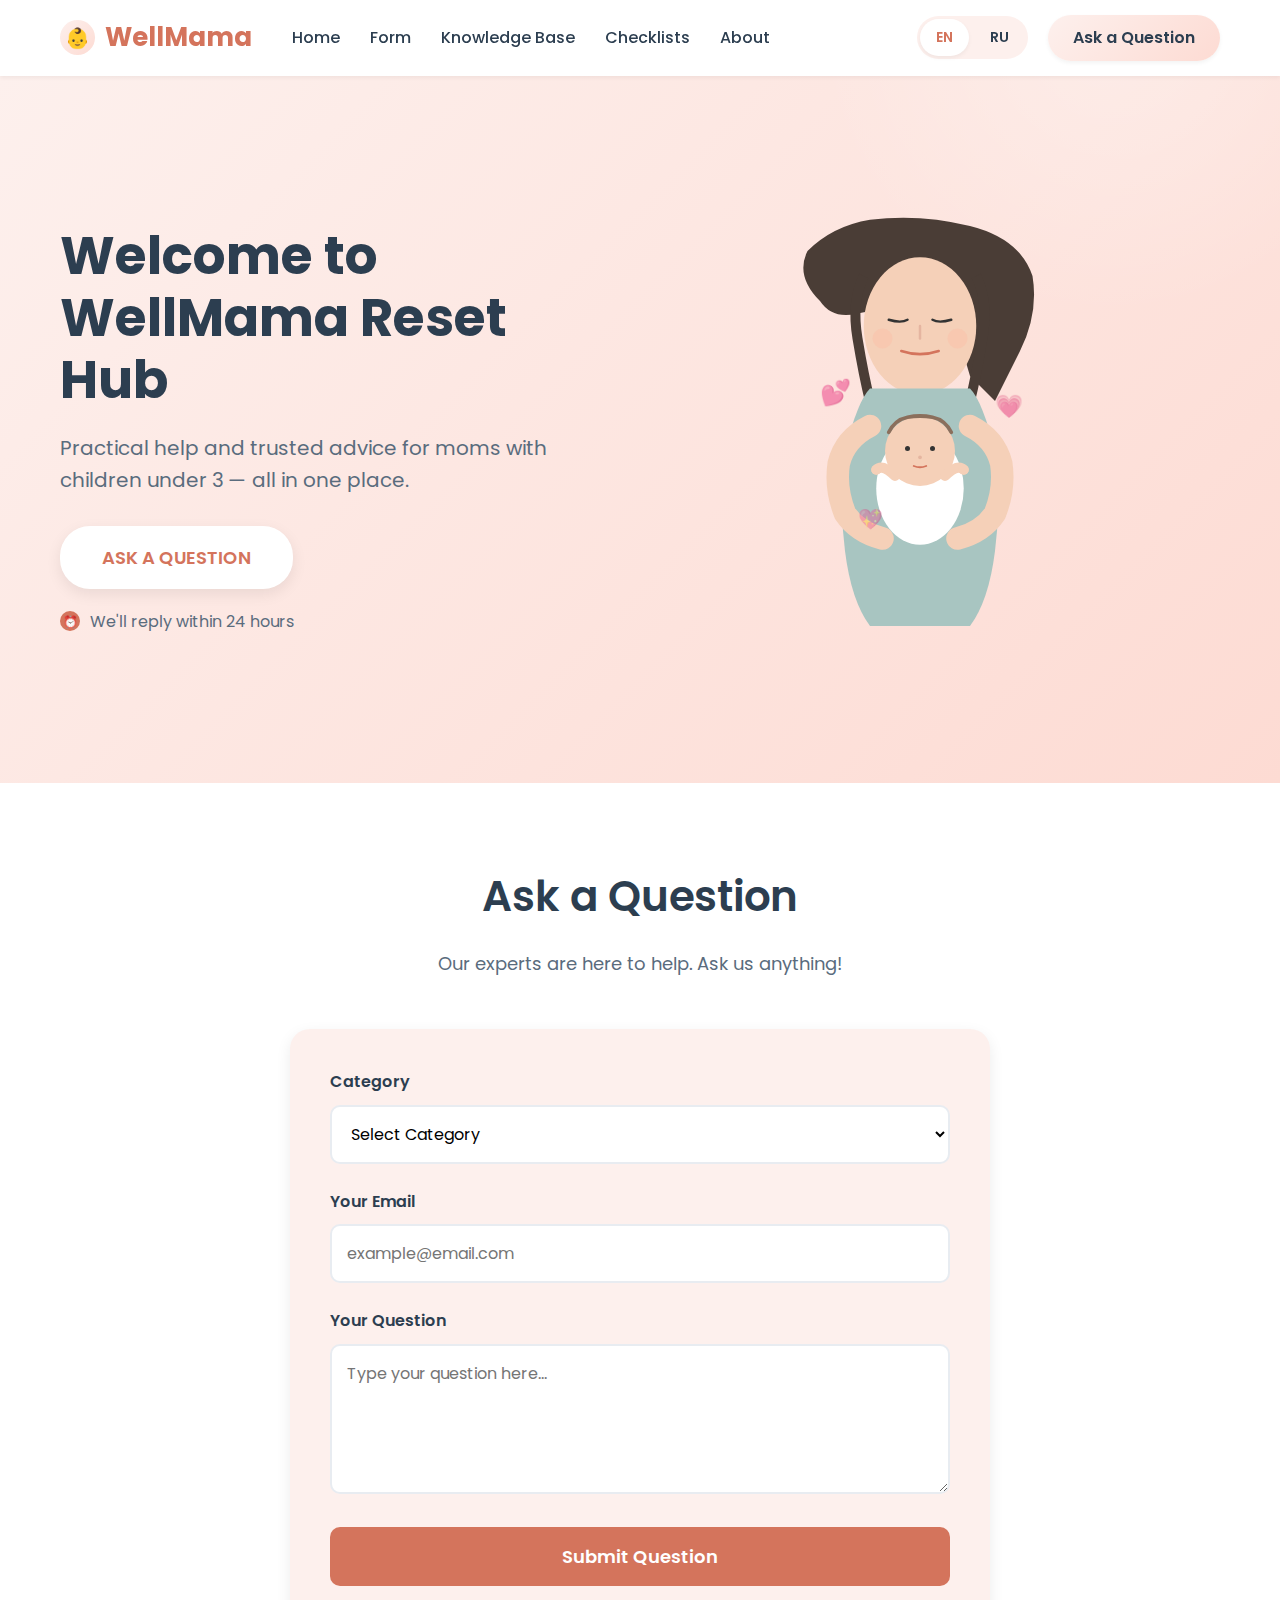
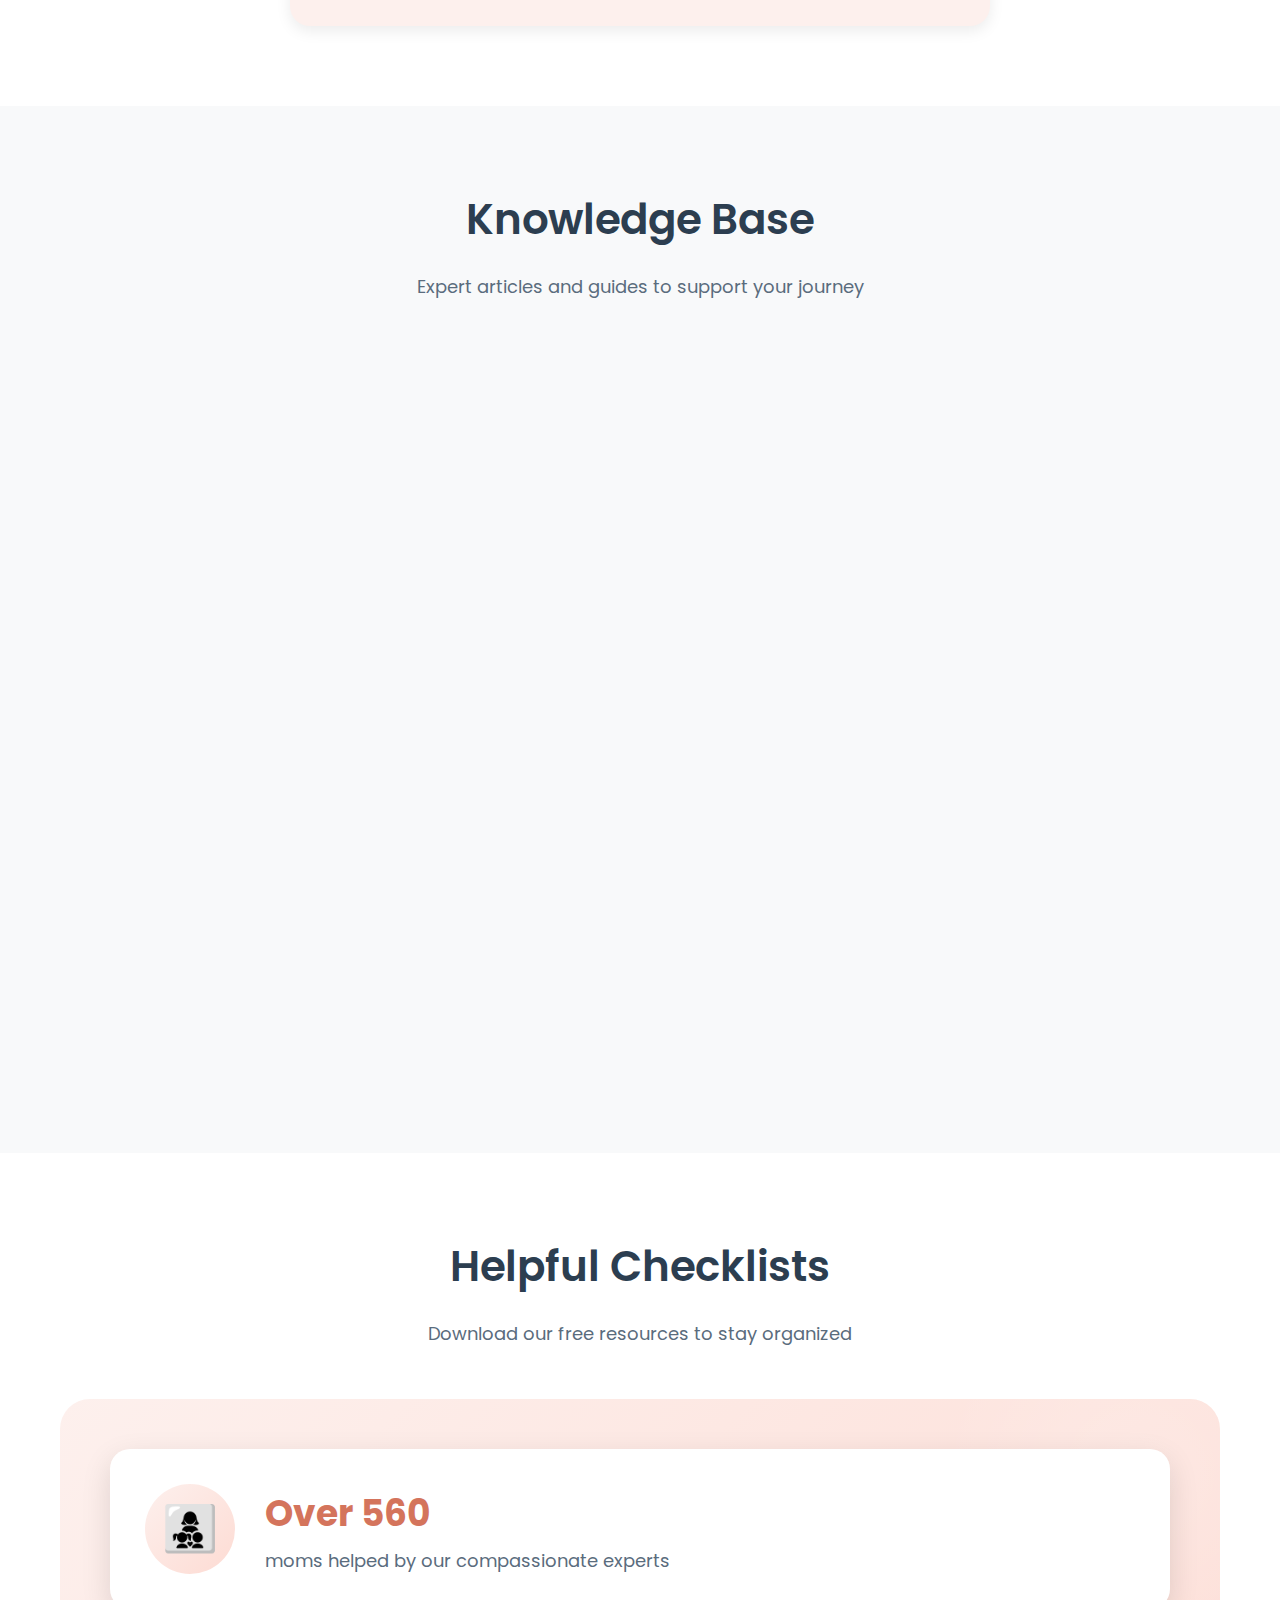
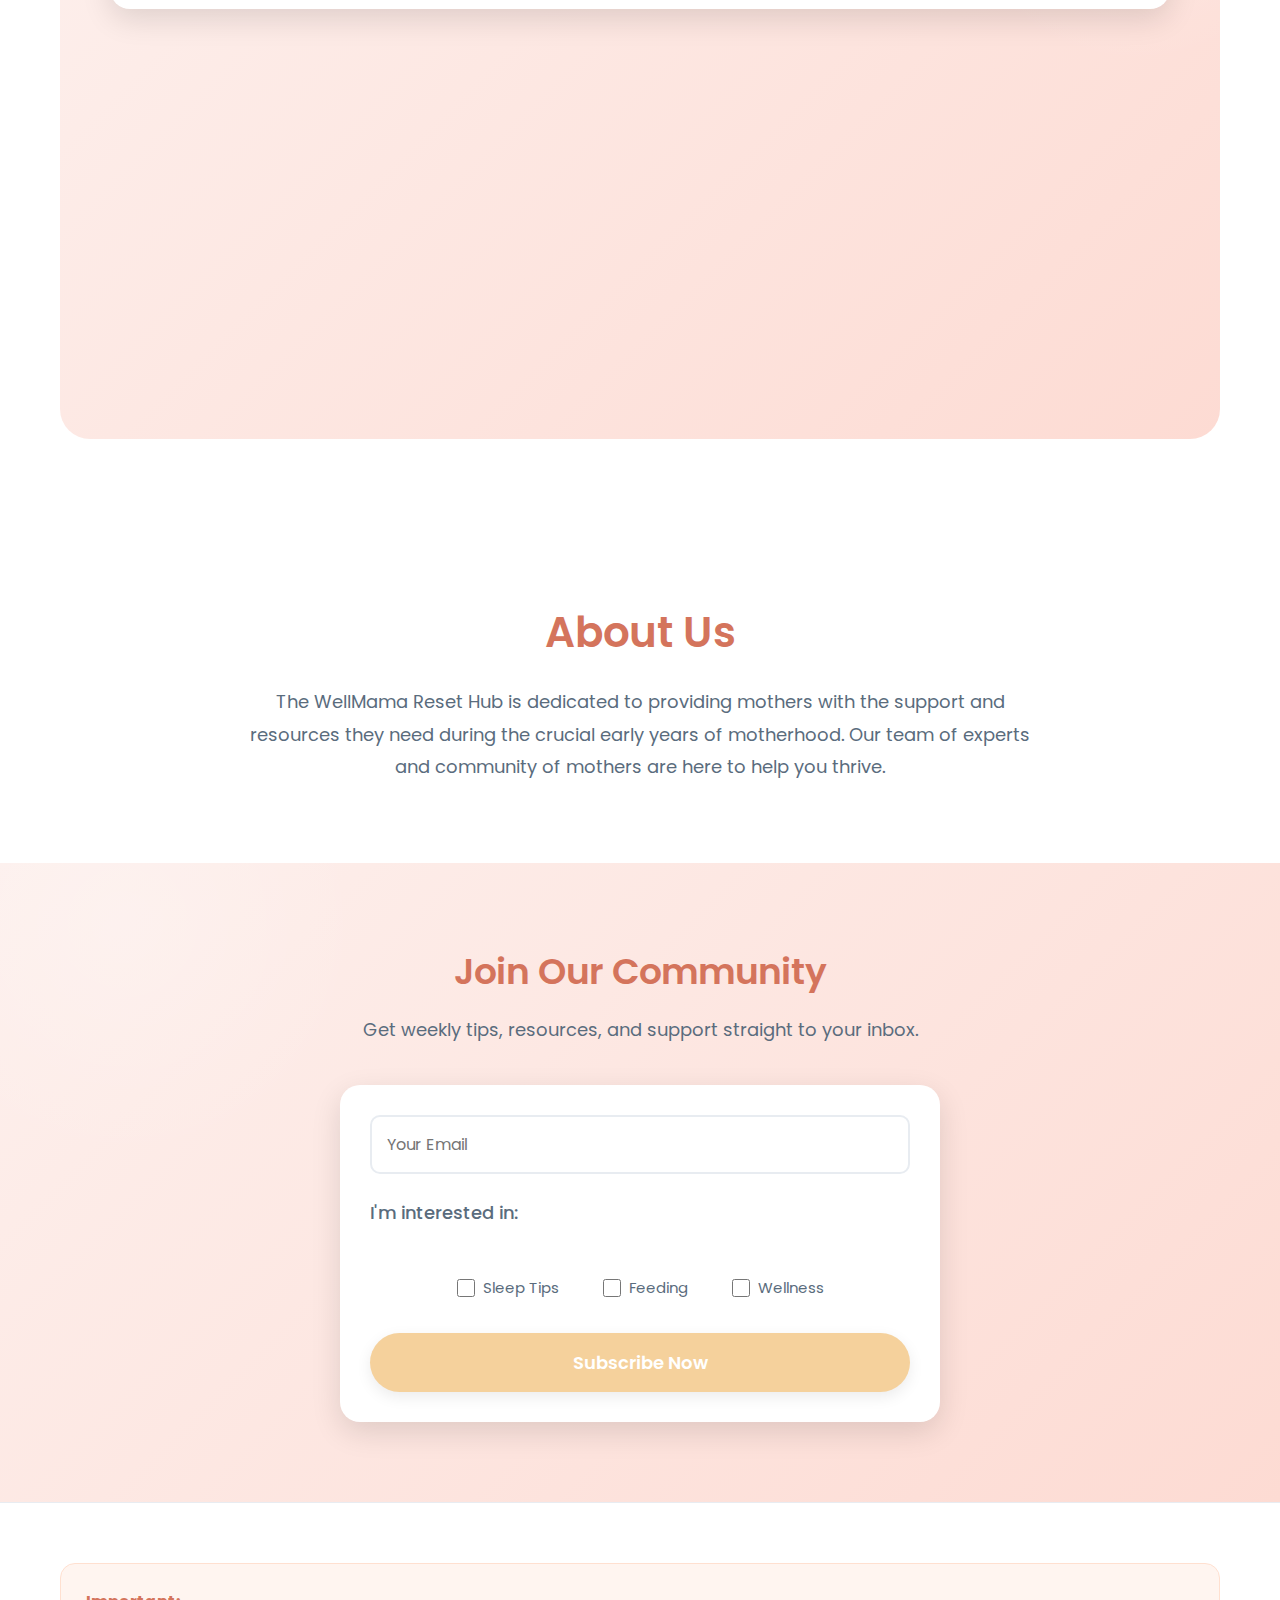
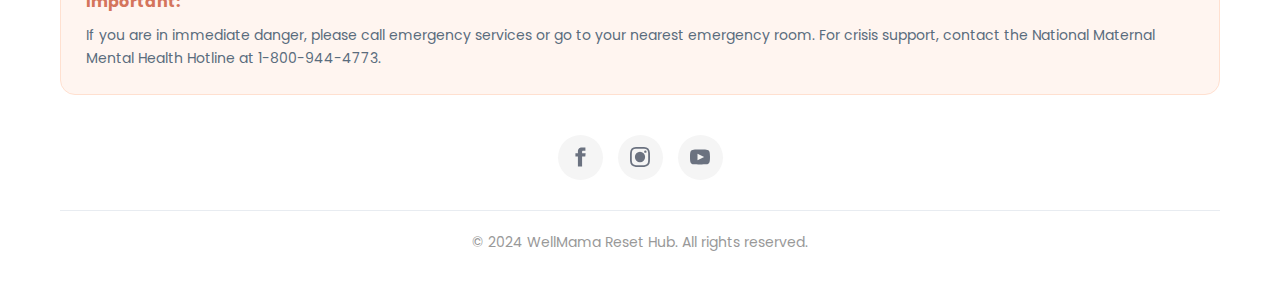
<file: wellmama-final.html>
<!DOCTYPE html>
<html lang="en">
<head>
    <meta charset="UTF-8">
    <meta name="viewport" content="width=device-width, initial-scale=1.0">
    <title>WellMama Reset Hub - Support for Moms</title>
    <link rel="preconnect" href="https://fonts.googleapis.com">
    <link rel="preconnect" href="https://fonts.gstatic.com" crossorigin>
    <link href="https://fonts.googleapis.com/css2?family=Poppins:wght@300;400;500;600;700&display=swap" rel="stylesheet">
    <link rel="stylesheet" href="wellmama-styles.css">
</head>
<body>
    <!-- Navigation -->
    <nav>
        <div class="container">
            <div class="nav-left">
                <div class="logo">
                    <div class="logo-icon">👶</div>
                    <span>WellMama</span>
                </div>
                <div class="nav-links">
                    <a href="#home" data-lang="en" class="active-lang">Home</a>
                    <a href="#home" data-lang="ru">Главная</a>
                    <a href="#ask" data-lang="en" class="active-lang">Form</a>
                    <a href="#ask" data-lang="ru">Форма</a>
                    <a href="#knowledge" data-lang="en" class="active-lang">Knowledge Base</a>
                    <a href="#knowledge" data-lang="ru">База знаний</a>
                    <a href="#checklists" data-lang="en" class="active-lang">Checklists</a>
                    <a href="#checklists" data-lang="ru">Чек-листы</a>
                    <a href="#about" data-lang="en" class="active-lang">About</a>
                    <a href="#about" data-lang="ru">О нас</a>
                </div>
            </div>
            <div class="nav-right">
                <div class="lang-switcher">
                    <button class="lang-btn active" data-language="en">EN</button>
                    <button class="lang-btn" data-language="ru">RU</button>
                </div>
                <a href="#ask" class="ask-question-nav" data-lang="en" class="active-lang">Ask a Question</a>
                <a href="#ask" class="ask-question-nav" data-lang="ru">Задать вопрос</a>
                <button class="mobile-menu-btn">☰</button>
            </div>
        </div>
    </nav>

    <!-- Mobile Menu -->
    <div class="mobile-menu" id="mobileMenu">
        <a href="#home" data-lang="en" class="active-lang">Home</a>
        <a href="#home" data-lang="ru">Главная</a>
        <a href="#ask" data-lang="en" class="active-lang">Form</a>
        <a href="#ask" data-lang="ru">Форма</a>
        <a href="#knowledge" data-lang="en" class="active-lang">Knowledge Base</a>
        <a href="#knowledge" data-lang="ru">База знаний</a>
        <a href="#checklists" data-lang="en" class="active-lang">Checklists</a>
        <a href="#checklists" data-lang="ru">Чек-листы</a>
        <a href="#about" data-lang="en" class="active-lang">About</a>
        <a href="#about" data-lang="ru">О нас</a>
    </div>

    <!-- Hero Section -->
    <section id="home" class="hero">
        <div class="container">
            <div class="hero-content">
                <div class="hero-text">
                    <h1 data-lang="en" class="active-lang">Welcome to WellMama Reset Hub</h1>
                    <h1 data-lang="ru">Добро пожаловать в WellMama Reset Hub</h1>
                    <p data-lang="en" class="active-lang">Practical help and trusted advice for moms with children under 3 — all in one place.</p>
                    <p data-lang="ru">Практическая помощь и проверенные советы для мам с детьми до 3 лет — всё в одном месте.</p>
                    <button class="hero-cta" onclick="scrollToSection('ask')">
                        <span data-lang="en" class="active-lang">ASK A QUESTION</span>
                        <span data-lang="ru">ЗАДАТЬ ВОПРОС</span>
                    </button>
                    <div class="apply-note">
                        <span class="clock-icon">⏰</span>
                        <span data-lang="en" class="active-lang">We'll reply within 24 hours</span>
                        <span data-lang="ru">Мы ответим в течение 24 часов</span>
                    </div>
                </div>
                <div class="hero-image">
                    <svg class="hero-illustration" viewBox="0 0 400 400" xmlns="http://www.w3.org/2000/svg">
                        <!-- Mother's hair -->
                        <path d="M 120 100 Q 100 80, 110 60 Q 130 40, 160 35 Q 200 30, 240 40 Q 280 50, 290 80 Q 295 110, 280 140 L 260 180 L 240 160 Q 230 120, 200 110 Q 170 105, 150 110 Q 130 115, 120 100" fill="#4a3d36"/>

                        <!-- Mother's face -->
                        <ellipse cx="200" cy="120" rx="45" ry="55" fill="#f5d0b8"/>

                        <!-- Mother's hair strands -->
                        <path d="M 155 80 Q 145 100, 150 130 Q 155 160, 160 180" stroke="#4a3d36" stroke-width="8" fill="none"/>
                        <path d="M 245 80 Q 255 100, 250 130 Q 245 160, 240 180" stroke="#4a3d36" stroke-width="8" fill="none"/>

                        <!-- Mother's eyes (closed, peaceful) -->
                        <path d="M 175 115 Q 185 118, 190 115" stroke="#333" stroke-width="2" stroke-linecap="round" fill="none"/>
                        <path d="M 210 115 Q 215 118, 225 115" stroke="#333" stroke-width="2" stroke-linecap="round" fill="none"/>

                        <!-- Mother's nose -->
                        <path d="M 200 120 L 200 130" stroke="#e5b5a0" stroke-width="2" stroke-linecap="round"/>

                        <!-- Mother's smile -->
                        <path d="M 185 140 Q 200 145, 215 140" stroke="#d4745c" stroke-width="2" stroke-linecap="round" fill="none"/>

                        <!-- Mother's blush -->
                        <circle cx="170" cy="130" r="8" fill="#ffb5a0" opacity="0.3"/>
                        <circle cx="230" cy="130" r="8" fill="#ffb5a0" opacity="0.3"/>

                        <!-- Mother's body/clothes -->
                        <path d="M 160 170 Q 150 180, 140 220 Q 135 260, 140 300 Q 145 340, 160 360 L 240 360 Q 255 340, 260 300 Q 265 260, 260 220 Q 250 180, 240 170" fill="#a8c5c1"/>

                        <!-- Mother's arms -->
                        <path d="M 160 200 Q 140 210, 135 230 Q 132 250, 140 270 Q 150 285, 170 290" stroke="#f5d0b8" stroke-width="18" stroke-linecap="round" fill="none"/>
                        <path d="M 240 200 Q 260 210, 265 230 Q 268 250, 260 270 Q 250 285, 230 290" stroke="#f5d0b8" stroke-width="18" stroke-linecap="round" fill="none"/>

                        <!-- Baby's body -->
                        <ellipse cx="200" cy="250" rx="35" ry="45" fill="#fff"/>

                        <!-- Baby's head -->
                        <circle cx="200" cy="220" r="28" fill="#f5d0b8"/>

                        <!-- Baby's hair -->
                        <path d="M 175 205 Q 180 195, 190 193 Q 200 191, 210 193 Q 220 195, 225 205" stroke="#8b6f5c" stroke-width="3" stroke-linecap="round" fill="none"/>

                        <!-- Baby's eyes (sleepy) -->
                        <circle cx="190" cy="218" r="2" fill="#333"/>
                        <circle cx="210" cy="218" r="2" fill="#333"/>

                        <!-- Baby's nose -->
                        <circle cx="200" cy="225" r="1.5" fill="#e5b5a0"/>

                        <!-- Baby's mouth -->
                        <path d="M 195 232 Q 200 234, 205 232" stroke="#d4745c" stroke-width="1.5" stroke-linecap="round" fill="none"/>

                        <!-- Baby's arms reaching up -->
                        <path d="M 180 240 Q 170 230, 165 235" stroke="#f5d0b8" stroke-width="8" stroke-linecap="round" fill="none"/>
                        <path d="M 220 240 Q 230 230, 235 235" stroke="#f5d0b8" stroke-width="8" stroke-linecap="round" fill="none"/>

                        <!-- Baby's tiny fingers -->
                        <circle cx="165" cy="235" r="4" fill="#f5d0b8"/>
                        <circle cx="235" cy="235" r="4" fill="#f5d0b8"/>

                        <!-- Heart symbols floating -->
                        <text x="120" y="180" font-size="20" fill="#f5b5a3" opacity="0.6">💕</text>
                        <text x="260" y="190" font-size="18" fill="#f5b5a3" opacity="0.5">💗</text>
                        <text x="150" y="280" font-size="16" fill="#f5b5a3" opacity="0.4">💖</text>
                    </svg>
                </div>
            </div>
        </div>
    </section>

    <!-- Ask a Question Section -->
    <section id="ask" class="ask-section">
        <div class="container">
            <h2 class="section-title" data-lang="en" class="active-lang">Ask a Question</h2>
            <h2 class="section-title" data-lang="ru">Задать вопрос</h2>
            <p class="section-subtitle" data-lang="en" class="active-lang">Our experts are here to help. Ask us anything!</p>
            <p class="section-subtitle" data-lang="ru">Наши эксперты готовы помочь. Спрашивайте о чём угодно!</p>

            <form class="question-form" id="questionForm">
                <div class="form-group">
                    <label class="form-label" data-lang="en" class="active-lang">Category</label>
                    <label class="form-label" data-lang="ru">Категория</label>
                    <select class="form-control category-select" id="category" required>
                        <option value="" data-text-en="Select Category" data-text-ru="Выберите категорию">Select Category</option>
                        <option value="sleep" data-text-en="Baby's Sleep" data-text-ru="Сон ребёнка">Baby's Sleep</option>
                        <option value="feeding" data-text-en="Breastfeeding" data-text-ru="Грудное вскармливание">Breastfeeding</option>
                        <option value="wellness" data-text-en="Mental Wellness" data-text-ru="Психическое здоровье">Mental Wellness</option>
                        <option value="support" data-text-en="Community Support" data-text-ru="Поддержка сообщества">Community Support</option>
                        <option value="postpartum" data-text-en="Postpartum Care" data-text-ru="Послеродовой уход">Postpartum Care</option>
                        <option value="safety" data-text-en="Safety Tips" data-text-ru="Советы по безопасности">Safety Tips</option>
                    </select>
                </div>
                <div class="form-group">
                    <label class="form-label" data-lang="en" class="active-lang">Your Email</label>
                    <label class="form-label" data-lang="ru">Ваш Email</label>
                    <input type="email" class="form-control" id="emailInput" placeholder="example@email.com" required>
                </div>
                <div class="form-group">
                    <label class="form-label" data-lang="en" class="active-lang">Your Question</label>
                    <label class="form-label" data-lang="ru">Ваш вопрос</label>
                    <textarea class="form-control question-textarea" id="questionTextarea" placeholder="Type your question here..." required></textarea>
                </div>
                <button type="submit" class="submit-btn">
                    <span data-lang="en" class="active-lang">Submit Question</span>
                    <span data-lang="ru">Отправить вопрос</span>
                </button>
            </form>
        </div>
    </section>

    <!-- Knowledge Base -->
    <section id="knowledge" class="knowledge-base">
        <div class="container">
            <h2 class="section-title" data-lang="en" class="active-lang">Knowledge Base</h2>
            <h2 class="section-title" data-lang="ru">База знаний</h2>
            <p class="section-subtitle" data-lang="en" class="active-lang">Expert articles and guides to support your journey</p>
            <p class="section-subtitle" data-lang="ru">Экспертные статьи и руководства для поддержки вашего пути</p>

            <div class="kb-grid">
                <div class="kb-card">
                    <div class="kb-icon">😴</div>
                    <h3 data-lang="en" class="active-lang">Baby's Sleep Updated4</h3>
                    <h3 data-lang="ru">Сон ребёнка</h3>
                    <p data-lang="en" class="active-lang">Tips and strategies for establishing healthy sleep habits for your baby and for you.</p>
                    <p data-lang="ru">Советы и стратегии для формирования здоровых привычек сна у вашего ребёнка и для вас.</p>
                    <a href="#" class="read-more">
                        <span data-lang="en" class="active-lang">Read more →</span>
                        <span data-lang="ru">Читать далее →</span>
                    </a>
                </div>
                <div class="kb-card">
                    <div class="kb-icon">🍼</div>
                    <h3 data-lang="en" class="active-lang">Breastfeeding</h3>
                    <h3 data-lang="ru">Грудное вскармливание</h3>
                    <p data-lang="en" class="active-lang">Support for your breastfeeding journey, from latching techniques to milk supply concerns.</p>
                    <p data-lang="ru">Поддержка вашего пути грудного вскармливания, от техник прикладывания до проблем с лактацией.</p>
                    <a href="#" class="read-more">
                        <span data-lang="en" class="active-lang">Read more →</span>
                        <span data-lang="ru">Читать далее →</span>
                    </a>
                </div>
                <div class="kb-card">
                    <div class="kb-icon">👥</div>
                    <h3 data-lang="en" class="active-lang">Community Support</h3>
                    <h3 data-lang="ru">Поддержка сообщества</h3>
                    <p data-lang="en" class="active-lang">Connect with other mothers, share experiences, and find your village of support.</p>
                    <p data-lang="ru">Общайтесь с другими мамами, делитесь опытом и находите свой круг поддержки.</p>
                    <a href="#" class="read-more">
                        <span data-lang="en" class="active-lang">Read more →</span>
                        <span data-lang="ru">Читать далее →</span>
                    </a>
                </div>
                <div class="kb-card">
                    <div class="kb-icon">💆‍♀️</div>
                    <h3 data-lang="en" class="active-lang">Mental Wellness</h3>
                    <h3 data-lang="ru">Психическое здоровье</h3>
                    <p data-lang="en" class="active-lang">Resources for managing stress, postpartum depression, and prioritizing your mental health.</p>
                    <p data-lang="ru">Ресурсы для управления стрессом, послеродовой депрессией и заботы о психическом здоровье.</p>
                    <a href="#" class="read-more">
                        <span data-lang="en" class="active-lang">Read more →</span>
                        <span data-lang="ru">Читать далее →</span>
                    </a>
                </div>
                <div class="kb-card">
                    <div class="kb-icon">🤱</div>
                    <h3 data-lang="en" class="active-lang">Postpartum Care</h3>
                    <h3 data-lang="ru">Послеродовой уход</h3>
                    <p data-lang="en" class="active-lang">Guidance on physical recovery, emotional well-being, and adjusting to your new life.</p>
                    <p data-lang="ru">Руководство по физическому восстановлению, эмоциональному благополучию и адаптации к новой жизни.</p>
                    <a href="#" class="read-more">
                        <span data-lang="en" class="active-lang">Read more →</span>
                        <span data-lang="ru">Читать далее →</span>
                    </a>
                </div>
                <div class="kb-card">
                    <div class="kb-icon">🛡️</div>
                    <h3 data-lang="en" class="active-lang">Safety Tips</h3>
                    <h3 data-lang="ru">Советы по безопасности</h3>
                    <p data-lang="en" class="active-lang">Essential information on creating a safe environment for your baby from car seats to babyproofing.</p>
                    <p data-lang="ru">Важная информация о создании безопасной среды для вашего ребёнка: от автокресел до защиты дома.</p>
                    <a href="#" class="read-more">
                        <span data-lang="en" class="active-lang">Read more →</span>
                        <span data-lang="ru">Читать далее →</span>
                    </a>
                </div>
            </div>
        </div>
    </section>

    <!-- Checklists Section -->
    <section id="checklists" class="checklists">
        <div class="container">
            <h2 class="section-title" data-lang="en" class="active-lang">Helpful Checklists</h2>
            <h2 class="section-title" data-lang="ru">Полезные чек-листы</h2>
            <p class="section-subtitle" data-lang="en" class="active-lang">Download our free resources to stay organized</p>
            <p class="section-subtitle" data-lang="ru">Скачайте наши бесплатные ресурсы для организации</p>

            <div class="checklist-container">
                <div class="stats-box">
                    <div class="stats-icon">👩‍👧‍👦</div>
                    <div class="stats-text">
                        <h3 data-lang="en" class="active-lang">Over 560</h3>
                        <h3 data-lang="ru">Более 560</h3>
                        <p data-lang="en" class="active-lang">moms helped by our compassionate experts</p>
                        <p data-lang="ru">мам получили помощь от наших заботливых экспертов</p>
                    </div>
                </div>
                <div class="checklist-grid">
                    <div class="checklist-item">
                        <div class="checklist-info">
                            <div class="checklist-icon">👶</div>
                            <span class="checklist-title" data-lang="en" class="active-lang">Newborn Essentials</span>
                            <span class="checklist-title" data-lang="ru">Необходимое для новорождённого</span>
                        </div>
                        <span class="pdf-badge">📄 PDF</span>
                    </div>
                    <div class="checklist-item">
                        <div class="checklist-info">
                            <div class="checklist-icon">💕</div>
                            <span class="checklist-title" data-lang="en" class="active-lang">Self-Care Routine</span>
                            <span class="checklist-title" data-lang="ru">Рутина самоухода</span>
                        </div>
                        <span class="pdf-badge">📄 PDF</span>
                    </div>
                    <div class="checklist-item">
                        <div class="checklist-info">
                            <div class="checklist-icon">🏠</div>
                            <span class="checklist-title" data-lang="en" class="active-lang">Babyproofing Home</span>
                            <span class="checklist-title" data-lang="ru">Безопасность дома для ребёнка</span>
                        </div>
                        <span class="pdf-badge">📄 PDF</span>
                    </div>
                </div>
            </div>
        </div>
    </section>

    <!-- About Section -->
    <section id="about" class="about-section">
        <div class="container">
            <h2 class="section-title" style="color: #d4745c;" data-lang="en" class="active-lang">About Us</h2>
            <h2 class="section-title" style="color: #d4745c;" data-lang="ru">О нас</h2>
            <p class="about-text" data-lang="en" class="active-lang">The WellMama Reset Hub is dedicated to providing mothers with the support and resources they need during the crucial early years of motherhood. Our team of experts and community of mothers are here to help you thrive.</p>
            <p class="about-text" data-lang="ru">WellMama Reset Hub посвящён предоставлению матерям поддержки и ресурсов, необходимых в важные первые годы материнства. Наша команда экспертов и сообщество матерей здесь, чтобы помочь вам процветать.</p>
        </div>
    </section>

    <!-- Community/Subscribe Section -->
    <section id="subscribe" class="subscribe-section">
        <div class="container">
            <div class="subscribe-content">
                <h2 data-lang="en" class="active-lang">Join Our Community</h2>
                <h2 data-lang="ru">Присоединяйтесь к нашему сообществу</h2>
                <p data-lang="en" class="active-lang">Get weekly tips, resources, and support straight to your inbox.</p>
                <p data-lang="ru">Получайте еженедельные советы, ресурсы и поддержку прямо на вашу почту.</p>

                <form class="subscribe-form" onsubmit="handleSubscribe(event)">
                    <input type="email" id="subscribeEmail" class="email-input-field" placeholder="Your Email" required>

                    <div class="interests-section">
                        <p class="interests-label" data-lang="en" class="active-lang">I'm interested in:</p>
                        <p class="interests-label" data-lang="ru">Меня интересует:</p>
                        <div class="checkbox-group">
                            <label class="checkbox-label">
                                <input type="checkbox" name="interests" value="sleep">
                                <span data-lang="en" class="active-lang">Sleep Tips</span>
                                <span data-lang="ru">Советы по сну</span>
                            </label>
                            <label class="checkbox-label">
                                <input type="checkbox" name="interests" value="feeding">
                                <span data-lang="en" class="active-lang">Feeding</span>
                                <span data-lang="ru">Кормление</span>
                            </label>
                            <label class="checkbox-label">
                                <input type="checkbox" name="interests" value="wellness">
                                <span data-lang="en" class="active-lang">Wellness</span>
                                <span data-lang="ru">Здоровье</span>
                            </label>
                        </div>
                    </div>

                    <button type="submit" class="subscribe-button">
                        <span data-lang="en" class="active-lang">Subscribe Now</span>
                        <span data-lang="ru">Подписаться сейчас</span>
                    </button>
                </form>
            </div>
        </div>
    </section>

    <!-- Footer -->
    <footer>
        <div class="container">
            <div class="disclaimer-section">
                <p class="disclaimer-label">
                    <strong data-lang="en" class="active-lang">Important:</strong>
                    <strong data-lang="ru">Важно:</strong>
                </p>
                <p class="disclaimer-text" data-lang="en" class="active-lang">If you are in immediate danger, please call emergency services or go to your nearest emergency room. For crisis support, contact the National Maternal Mental Health Hotline at 1-800-944-4773.</p>
                <p class="disclaimer-text" data-lang="ru">Если вы находитесь в непосредственной опасности, пожалуйста, позвоните в службу экстренной помощи или обратитесь в ближайшее отделение скорой помощи. Для кризисной поддержки звоните на горячую линию 1-800-944-4773.</p>
            </div>

            <div class="footer-social">
                <a href="#" class="footer-social-link" title="Facebook">
                    <svg width="24" height="24" viewBox="0 0 24 24" fill="currentColor">
                        <path d="M18.77 7.46H14.5v-1.9c0-.9.6-1.1 1-1.1h3V.5h-4.33C10.24.5 9.5 3.44 9.5 5.32v2.15h-3v4h3v12h5v-12h3.85l.42-4z"/>
                    </svg>
                </a>
                <a href="#" class="footer-social-link" title="Instagram">
                    <svg width="24" height="24" viewBox="0 0 24 24" fill="currentColor">
                        <path d="M12 2.163c3.204 0 3.584.012 4.85.07 3.252.148 4.771 1.691 4.919 4.919.058 1.265.069 1.645.069 4.849 0 3.205-.012 3.584-.069 4.849-.149 3.225-1.664 4.771-4.919 4.919-1.266.058-1.644.07-4.85.07-3.204 0-3.584-.012-4.849-.07-3.26-.149-4.771-1.699-4.919-4.92-.058-1.265-.07-1.644-.07-4.849 0-3.204.013-3.583.07-4.849.149-3.227 1.664-4.771 4.919-4.919 1.266-.057 1.645-.069 4.849-.069zm0-2.163c-3.259 0-3.667.014-4.947.072-4.358.2-6.78 2.618-6.98 6.98-.059 1.281-.073 1.689-.073 4.948 0 3.259.014 3.668.072 4.948.2 4.358 2.618 6.78 6.98 6.98 1.281.058 1.689.072 4.948.072 3.259 0 3.668-.014 4.948-.072 4.354-.2 6.782-2.618 6.979-6.98.059-1.28.073-1.689.073-4.948 0-3.259-.014-3.667-.072-4.947-.196-4.354-2.617-6.78-6.979-6.98-1.281-.059-1.69-.073-4.949-.073zM5.838 12a6.162 6.162 0 1 1 12.324 0 6.162 6.162 0 0 1-12.324 0zM12 16a4 4 0 1 1 0-8 4 4 0 0 1 0 8zm4.965-10.405a1.44 1.44 0 1 1 2.881.001 1.44 1.44 0 0 1-2.881-.001z"/>
                    </svg>
                </a>
                <a href="#" class="footer-social-link" title="YouTube">
                    <svg width="24" height="24" viewBox="0 0 24 24" fill="currentColor">
                        <path d="M19.615 3.184c-3.604-.246-11.631-.245-15.23 0-3.897.266-4.356 2.62-4.385 8.816.029 6.185.484 8.549 4.385 8.816 3.6.245 11.626.246 15.23 0 3.897-.266 4.356-2.62 4.385-8.816-.029-6.185-.484-8.549-4.385-8.816zm-10.615 12.816v-8l8 3.993-8 4.007z"/>
                    </svg>
                </a>
            </div>

            <div class="footer-bottom">
                <p data-lang="en" class="active-lang">© 2024 WellMama Reset Hub. All rights reserved.</p>
                <p data-lang="ru">© 2024 WellMama Reset Hub. Все права защищены.</p>
            </div>
        </div>
    </footer>

    <!-- Success Message -->
    <div class="success-message" id="successMessage">
        <span data-lang="en" class="active-lang">✓ Successfully submitted!</span>
        <span data-lang="ru">✓ Успешно отправлено!</span>
    </div>

    <script>
        // Language switching functionality
        const langButtons = document.querySelectorAll('.lang-btn');
        let currentLang = 'en';

        function switchLanguage(lang) {
            currentLang = lang;

            // Update language buttons
            langButtons.forEach(btn => {
                if (btn.dataset.language === lang) {
                    btn.classList.add('active');
                } else {
                    btn.classList.remove('active');
                }
            });

            // Update all text elements
            document.querySelectorAll('[data-lang]').forEach(element => {
                if (element.dataset.lang === lang) {
                    element.classList.add('active-lang');
                    element.classList.remove('hidden');
                } else {
                    element.classList.remove('active-lang');
                    element.classList.add('hidden');
                }
            });

            // Update HTML lang attribute
            document.documentElement.lang = lang;

            // Update form placeholders based on language
            updateFormPlaceholders(lang);

            // Save language preference
            localStorage.setItem('preferredLanguage', lang);
        }

        function updateFormPlaceholders(lang) {
            const emailInput = document.getElementById('emailInput');
            const subscribeEmail = document.getElementById('subscribeEmail');
            const questionTextarea = document.getElementById('questionTextarea');

            if (lang === 'ru') {
                if (emailInput) emailInput.placeholder = 'Ваш Email';
                if (subscribeEmail) subscribeEmail.placeholder = 'Ваш Email';
                if (questionTextarea) questionTextarea.placeholder = 'Введите ваш вопрос здесь...';
            } else {
                if (emailInput) emailInput.placeholder = 'example@email.com';
                if (subscribeEmail) subscribeEmail.placeholder = 'Your Email';
                if (questionTextarea) questionTextarea.placeholder = 'Type your question here...';
            }

            // Update dropdown options based on language
            const categorySelect = document.getElementById('category');
            if (categorySelect) {
                const options = categorySelect.querySelectorAll('option');
                options.forEach(option => {
                    const textEn = option.getAttribute('data-text-en');
                    const textRu = option.getAttribute('data-text-ru');
                    if (textEn && textRu) {
                        option.textContent = lang === 'ru' ? textRu : textEn;
                    }
                });
            }
        }

        // Add click listeners to language buttons
        langButtons.forEach(btn => {
            btn.addEventListener('click', () => {
                switchLanguage(btn.dataset.language);
            });
        });

        // Load saved language preference
        const savedLang = localStorage.getItem('preferredLanguage') || 'en';
        switchLanguage(savedLang);

        // Initialize dropdown with correct language
        updateFormPlaceholders(savedLang);

        // Smooth scrolling
        function scrollToSection(sectionId) {
            const element = document.getElementById(sectionId);
            if (element) {
                element.scrollIntoView({ behavior: 'smooth' });
            }
        }

        // Mobile menu toggle
        const mobileMenuBtn = document.querySelector('.mobile-menu-btn');
        const mobileMenu = document.getElementById('mobileMenu');

        mobileMenuBtn.addEventListener('click', () => {
            mobileMenu.classList.toggle('active');
            mobileMenuBtn.textContent = mobileMenu.classList.contains('active') ? '✕' : '☰';
        });

        // Close mobile menu when clicking links
        mobileMenu.querySelectorAll('a').forEach(link => {
            link.addEventListener('click', () => {
                mobileMenu.classList.remove('active');
                mobileMenuBtn.textContent = '☰';
            });
        });

        // Handle question form submission
        document.getElementById('questionForm').addEventListener('submit', function(e) {
            e.preventDefault();
            showSuccessMessage();
            this.reset();
            // Reset placeholders after form reset
            updateFormPlaceholders(currentLang);
        });

        // Handle newsletter subscription
        function handleSubscribe(e) {
            e.preventDefault();
            showSuccessMessage();
            e.target.reset();
            // Reset placeholders after form reset
            updateFormPlaceholders(currentLang);
        }

        // Show success message
        function showSuccessMessage() {
            const successMsg = document.getElementById('successMessage');
            successMsg.style.display = 'block';
            setTimeout(() => {
                successMsg.style.display = 'none';
            }, 3000);
        }

        // Add smooth scrolling to all navigation links
        document.querySelectorAll('a[href^="#"]').forEach(anchor => {
            anchor.addEventListener('click', function (e) {
                e.preventDefault();
                const targetId = this.getAttribute('href').substring(1);
                scrollToSection(targetId);
            });
        });

        // Animate elements on scroll
        const observerOptions = {
            threshold: 0.1,
            rootMargin: '0px 0px -50px 0px'
        };

        const observer = new IntersectionObserver((entries) => {
            entries.forEach(entry => {
                if (entry.isIntersecting) {
                    entry.target.style.opacity = '1';
                    entry.target.style.transform = 'translateY(0)';
                }
            });
        }, observerOptions);

        // Add animation to cards
        document.querySelectorAll('.kb-card, .checklist-item').forEach(el => {
            el.style.opacity = '0';
            el.style.transform = 'translateY(20px)';
            el.style.transition = 'opacity 0.5s ease, transform 0.5s ease';
            observer.observe(el);
        });

        // Add parallax effect to hero section
        window.addEventListener('scroll', () => {
            const scrolled = window.pageYOffset;
            const hero = document.querySelector('.hero');
            if (hero) {
                hero.style.transform = `translateY(${scrolled * 0.3}px)`;
            }
        });

        // Add active state to navigation based on scroll
        window.addEventListener('scroll', () => {
            const sections = document.querySelectorAll('section');
            const navLinks = document.querySelectorAll('.nav-links a');

            let current = '';
            sections.forEach(section => {
                const sectionTop = section.offsetTop;
                const sectionHeight = section.clientHeight;
                if (pageYOffset >= sectionTop - 100) {
                    current = section.getAttribute('id');
                }
            });

            navLinks.forEach(link => {
                link.classList.remove('active');
                if (link.getAttribute('href').substring(1) === current) {
                    link.classList.add('active');
                }
            });
        });
    </script>
</body>
</html>
</file>
<file: wellmama-responsive.css>
/* ================================================
   WellMama Responsive - Mobile Optimization Layer
   Preserves 100% of desktop design while fixing mobile
   ================================================ */

/* Import all existing premium styles */
@import url('wellmama-premium.css');

/* ================================================
   MOBILE-ONLY STYLES (Desktop remains unchanged)
   Mobile First: 320px → 767px
   ================================================ */

/* Mobile Navigation Overlay */
.mobile-menu-overlay {
    display: none;
    position: fixed;
    top: 0;
    left: 0;
    width: 100%;
    height: 100%;
    background: rgba(0, 0, 0, 0.5);
    z-index: 9998;
    opacity: 0;
    transition: opacity 0.3s ease;
}

.mobile-menu-overlay.active {
    display: block;
    opacity: 1;
}

.mobile-menu {
    position: fixed;
    top: 0;
    right: -100%;
    width: 85%;
    max-width: 320px;
    height: 100%;
    background: var(--white);
    z-index: 9999;
    transition: right 0.3s var(--ease-premium);
    overflow-y: auto;
    box-shadow: -2px 0 20px rgba(0, 0, 0, 0.1);
}

.mobile-menu.active {
    right: 0;
}

.mobile-menu-header {
    padding: var(--space-md);
    border-bottom: 1px solid var(--medium-gray);
    display: flex;
    justify-content: space-between;
    align-items: center;
}

.mobile-menu-close {
    background: none;
    border: none;
    font-size: 1.5rem;
    cursor: pointer;
    color: var(--charcoal);
    width: 40px;
    height: 40px;
    display: flex;
    align-items: center;
    justify-content: center;
    border-radius: 50%;
    transition: background 0.2s ease;
}

.mobile-menu-close:hover {
    background: var(--light-gray);
}

.mobile-menu-nav {
    padding: var(--space-md);
}

.mobile-menu-nav a {
    display: block;
    padding: var(--space-sm) 0;
    color: var(--charcoal);
    text-decoration: none;
    font-size: 1.1rem;
    font-weight: 500;
    border-bottom: 1px solid var(--light-gray);
    transition: all 0.2s ease;
}

.mobile-menu-nav a:hover,
.mobile-menu-nav a.active {
    color: var(--primary);
    padding-left: var(--space-sm);
}

.mobile-menu-actions {
    padding: var(--space-md);
    border-top: 1px solid var(--light-gray);
}

.mobile-menu-cta {
    display: block;
    width: 100%;
    padding: var(--space-sm);
    background: var(--gradient-primary);
    color: var(--white);
    text-align: center;
    text-decoration: none;
    border-radius: 50px;
    font-weight: 600;
    margin-top: var(--space-sm);
}

/* Hamburger Menu Button */
.hamburger-menu {
    display: none;
    flex-direction: column;
    justify-content: center;
    width: 44px;
    height: 44px;
    padding: 10px;
    background: none;
    border: none;
    cursor: pointer;
    z-index: 10000;
}

.hamburger-menu span {
    display: block;
    width: 24px;
    height: 2px;
    background: var(--charcoal);
    margin: 3px 0;
    transition: all 0.3s ease;
    border-radius: 2px;
}

.hamburger-menu.active span:nth-child(1) {
    transform: rotate(45deg) translate(5px, 5px);
}

.hamburger-menu.active span:nth-child(2) {
    opacity: 0;
    transform: scaleX(0);
}

.hamburger-menu.active span:nth-child(3) {
    transform: rotate(-45deg) translate(7px, -6px);
}

/* ================================================
   MOBILE BREAKPOINTS
   ================================================ */

/* Small Mobile: 320px - 479px */
@media only screen and (max-width: 479px) {
    /* Typography Adjustments */
    html {
        font-size: 14px;
    }

    h1 {
        font-size: 2rem !important;
        line-height: 1.3;
    }

    h2 {
        font-size: 1.5rem !important;
    }

    h3 {
        font-size: 1.25rem !important;
    }

    p {
        font-size: 1rem;
        line-height: 1.6;
    }

    /* Announcement Bar */
    .announcement-content {
        padding: 0 var(--space-sm);
        flex-direction: column;
        gap: 0.5rem;
        text-align: center;
    }

    .announcement-content p {
        font-size: 0.85rem;
    }

    /* Navigation */
    .premium-nav {
        padding: 0.75rem 0;
    }

    .nav-container {
        padding: 0 var(--space-sm);
    }

    .main-navigation {
        display: none !important;
    }

    .nav-actions {
        display: none !important;
    }

    .hamburger-menu {
        display: flex !important;
    }

    .premium-logo {
        transform: scale(0.9);
    }

    .logo-text {
        display: flex;
        flex-direction: column;
    }

    .logo-tagline {
        display: none;
    }

    /* Hero Section */
    .premium-hero {
        padding: var(--space-lg) var(--space-sm);
        min-height: calc(100vh - 120px);
    }

    .hero-content {
        grid-template-columns: 1fr;
        text-align: center;
    }

    .hero-label {
        font-size: 0.75rem;
        padding: 0.5rem 1rem;
    }

    .hero-headline {
        margin-bottom: var(--space-md);
    }

    .hero-description {
        font-size: 1rem;
        padding: 0 var(--space-sm);
    }

    .hero-actions {
        flex-direction: column;
        gap: var(--space-sm);
        padding: 0 var(--space-sm);
    }

    .btn-premium-primary,
    .btn-premium-secondary {
        width: 100%;
        padding: 1rem !important;
        font-size: 1rem;
    }

    /* Trust Indicators */
    .trust-indicators {
        gap: var(--space-sm);
        margin-top: var(--space-lg);
    }

    .indicator {
        padding: var(--space-sm);
    }

    .indicator-value {
        font-size: 1.25rem;
    }

    .indicator-label {
        font-size: 0.75rem;
    }

    /* Hero Image */
    .hero-visual img {
        border-radius: 1rem;
    }

    /* Journey Cards */
    .journey-grid {
        grid-template-columns: 1fr;
        gap: var(--space-sm);
        padding: 0 var(--space-sm);
    }

    .journey-card {
        padding: var(--space-md);
    }

    /* Expert Cards */
    .expert-grid {
        grid-template-columns: 1fr;
        padding: 0 var(--space-sm);
    }

    /* Resource Cards */
    .resources-grid {
        grid-template-columns: 1fr;
        padding: 0 var(--space-sm);
    }

    /* Testimonials */
    .testimonial-card {
        padding: var(--space-md);
    }

    .testimonial-content {
        font-size: 1rem;
    }

    /* Forms */
    .consultation-form {
        padding: var(--space-md);
    }

    .form-group {
        margin-bottom: var(--space-md);
    }

    .form-input,
    .form-select,
    .form-textarea {
        padding: 0.875rem;
        font-size: 1rem;
    }

    /* Newsletter */
    .newsletter-form {
        flex-direction: column;
        gap: var(--space-sm);
    }

    .newsletter-input {
        width: 100%;
    }

    /* Footer */
    .footer-content {
        grid-template-columns: 1fr;
        gap: var(--space-lg);
        text-align: center;
    }

    .footer-links ul {
        text-align: center;
    }

    /* Section Padding */
    .premium-section {
        padding: var(--space-xl) var(--space-sm);
    }

    /* Stats Section */
    .stats-grid {
        grid-template-columns: repeat(2, 1fr);
        gap: var(--space-sm);
    }

    /* Floating Action Button */
    .fab {
        width: 48px;
        height: 48px;
        bottom: 20px;
        right: 20px;
    }
}

/* Medium Mobile: 480px - 767px */
@media only screen and (min-width: 480px) and (max-width: 767px) {
    /* Typography */
    html {
        font-size: 15px;
    }

    h1 {
        font-size: 2.5rem !important;
    }

    h2 {
        font-size: 1.875rem !important;
    }

    /* Navigation */
    .main-navigation {
        display: none !important;
    }

    .nav-actions {
        display: none !important;
    }

    .hamburger-menu {
        display: flex !important;
    }

    /* Hero */
    .hero-content {
        grid-template-columns: 1fr;
        text-align: center;
    }

    .hero-actions {
        flex-direction: column;
        align-items: center;
    }

    .btn-premium-primary,
    .btn-premium-secondary {
        width: 100%;
        max-width: 320px;
    }

    /* Cards Grid */
    .journey-grid,
    .expert-grid,
    .resources-grid {
        grid-template-columns: repeat(2, 1fr);
        gap: var(--space-md);
    }

    /* Forms */
    .consultation-form {
        padding: var(--space-lg);
    }

    /* Stats */
    .stats-grid {
        grid-template-columns: repeat(2, 1fr);
    }

    /* Footer */
    .footer-content {
        grid-template-columns: repeat(2, 1fr);
        gap: var(--space-lg);
    }
}

/* Tablet: 768px - 1023px */
@media only screen and (min-width: 768px) and (max-width: 1023px) {
    /* Navigation */
    .main-navigation {
        gap: var(--space-md);
    }

    .nav-item {
        font-size: 0.9rem;
    }

    .premium-cta {
        padding: 0.75rem 1.5rem;
        font-size: 0.9rem;
    }

    /* Hide menu trigger on tablet */
    .menu-trigger {
        display: none;
    }

    /* Hero */
    .hero-content {
        grid-template-columns: 1fr;
        text-align: center;
    }

    .hero-actions {
        justify-content: center;
    }

    /* Cards Grid */
    .journey-grid {
        grid-template-columns: repeat(2, 1fr);
    }

    .expert-grid,
    .resources-grid {
        grid-template-columns: repeat(2, 1fr);
    }

    /* Stats */
    .stats-grid {
        grid-template-columns: repeat(2, 1fr);
    }
}

/* ================================================
   MOBILE-SPECIFIC UTILITIES
   ================================================ */
@media only screen and (max-width: 767px) {
    /* Prevent horizontal scroll */
    body {
        overflow-x: hidden !important;
    }

    /* Touch-friendly tap targets */
    a, button, input, select, textarea {
        min-height: 44px;
    }

    /* Better focus states for mobile */
    input:focus,
    select:focus,
    textarea:focus {
        outline: 3px solid rgba(147, 51, 234, 0.2);
        outline-offset: 2px;
    }

    /* Smooth scrolling for iOS */
    * {
        -webkit-overflow-scrolling: touch;
    }

    /* Prevent zoom on input focus (iOS) */
    input, select, textarea {
        font-size: 16px !important;
    }

    /* Hide scrollbar but keep functionality */
    .mobile-menu::-webkit-scrollbar {
        display: none;
    }

    .mobile-menu {
        -ms-overflow-style: none;
        scrollbar-width: none;
    }

    /* Sticky CTA on mobile */
    .mobile-sticky-cta {
        position: fixed;
        bottom: 0;
        left: 0;
        right: 0;
        background: var(--white);
        padding: var(--space-sm);
        box-shadow: 0 -2px 10px rgba(0, 0, 0, 0.1);
        z-index: 1000;
        display: none;
    }

    .mobile-sticky-cta.show {
        display: block;
    }
}

/* ================================================
   LANDSCAPE MOBILE OPTIMIZATION
   ================================================ */
@media only screen and (max-height: 500px) and (orientation: landscape) {
    .premium-hero {
        min-height: auto;
        padding: var(--space-md) var(--space-lg);
    }

    .hero-headline {
        font-size: 1.75rem !important;
    }

    .hero-description {
        display: none;
    }

    .trust-indicators {
        display: none;
    }

    .hero-actions {
        margin-top: var(--space-sm);
    }
}

/* ================================================
   HIGH DPI DISPLAYS
   ================================================ */
@media only screen and (-webkit-min-device-pixel-ratio: 2),
       only screen and (min-resolution: 192dpi) {
    /* Sharper borders and shadows for retina */
    .journey-card,
    .expert-card,
    .resource-card {
        box-shadow: 0 2px 8px rgba(0, 0, 0, 0.06);
    }

    /* Thinner borders for high DPI */
    * {
        -webkit-font-smoothing: antialiased;
        -moz-osx-font-smoothing: grayscale;
    }
}

/* ================================================
   ACCESSIBILITY IMPROVEMENTS
   ================================================ */
@media (prefers-reduced-motion: reduce) {
    * {
        animation-duration: 0.01ms !important;
        animation-iteration-count: 1 !important;
        transition-duration: 0.01ms !important;
    }
}

/* High Contrast Mode */
@media (prefers-contrast: high) {
    .btn-premium-primary,
    .btn-premium-secondary {
        border: 2px solid currentColor;
    }

    .form-input,
    .form-select,
    .form-textarea {
        border-width: 2px;
    }
}

/* Dark Mode Support */
@media (prefers-color-scheme: dark) {
    /* Add dark mode styles if needed in future */
}

/* ================================================
   PRINT STYLES
   ================================================ */
@media print {
    .announcement-bar,
    .premium-nav,
    .fab,
    .mobile-menu,
    .hamburger-menu {
        display: none !important;
    }

    body {
        font-size: 12pt;
    }

    a {
        text-decoration: underline;
    }

    .btn-premium-primary,
    .btn-premium-secondary {
        border: 1px solid #000;
        color: #000;
        background: none !important;
    }
}
</file>
<file: wellmama-styles.css>
/* ========================================
   WellMama Reset Hub - Stylesheet
   ======================================== */

/* ========================================
   CSS Variables and Reset
   ======================================== */
* {
    margin: 0;
    padding: 0;
    box-sizing: border-box;
}

:root {
    --primary-color: #d4745c;
    --primary-light: #f5b5a3;
    --primary-lighter: #fdf0ed;
    --primary-gradient: linear-gradient(135deg, #fdf0ed 0%, #fddbd3 100%);
    --text-dark: #2c3e50;
    --text-light: #5a6c7d;
    --border-color: #e8ecf1;
    --shadow-sm: 0 2px 4px rgba(0,0,0,0.05);
    --shadow-md: 0 5px 15px rgba(0,0,0,0.08);
    --shadow-lg: 0 10px 30px rgba(0,0,0,0.12);
    --transition: all 0.3s cubic-bezier(0.4, 0, 0.2, 1);
}

/* ========================================
   Base Styles
   ======================================== */
body {
    font-family: 'Poppins', -apple-system, BlinkMacSystemFont, 'Segoe UI', Roboto, 'Helvetica Neue', Arial, sans-serif;
    line-height: 1.6;
    color: var(--text-dark);
    background: #fff;
    overflow-x: hidden;
}

.container {
    max-width: 1200px;
    margin: 0 auto;
    padding: 0 20px;
}

/* ========================================
   Language Switcher
   ======================================== */
.lang-switcher {
    display: flex;
    gap: 5px;
    background: var(--primary-lighter);
    padding: 3px;
    border-radius: 25px;
}

.lang-btn {
    padding: 8px 16px;
    border: none;
    background: transparent;
    color: var(--text-dark);
    font-size: 14px;
    font-weight: 600;
    cursor: pointer;
    border-radius: 20px;
    transition: var(--transition);
    font-family: 'Poppins', sans-serif;
}

.lang-btn.active {
    background: #fff;
    color: var(--primary-color);
    box-shadow: var(--shadow-sm);
}

.lang-btn:hover:not(.active) {
    background: rgba(255,255,255,0.5);
}

/* ========================================
   Navigation
   ======================================== */
nav {
    background: #fff;
    padding: 15px 0;
    box-shadow: var(--shadow-sm);
    position: sticky;
    top: 0;
    z-index: 1000;
    backdrop-filter: blur(10px);
    background: rgba(255, 255, 255, 0.98);
}

nav .container {
    display: flex;
    justify-content: space-between;
    align-items: center;
}

.nav-left {
    display: flex;
    align-items: center;
    gap: 40px;
}

.logo {
    font-size: 26px;
    font-weight: 700;
    color: var(--primary-color);
    display: flex;
    align-items: center;
    gap: 10px;
    font-family: 'Poppins', sans-serif;
}

.logo-icon {
    width: 35px;
    height: 35px;
    background: var(--primary-gradient);
    border-radius: 50%;
    display: flex;
    align-items: center;
    justify-content: center;
    font-size: 20px;
}

.nav-links {
    display: flex;
    gap: 30px;
    align-items: center;
}

.nav-links a {
    text-decoration: none;
    color: var(--text-dark);
    font-weight: 500;
    transition: var(--transition);
    position: relative;
    font-family: 'Poppins', sans-serif;
}

.nav-links a::after {
    content: '';
    position: absolute;
    bottom: -5px;
    left: 0;
    width: 0;
    height: 2px;
    background: var(--primary-color);
    transition: width 0.3s;
}

.nav-links a:hover::after {
    width: 100%;
}

.nav-right {
    display: flex;
    align-items: center;
    gap: 20px;
}

.ask-question-nav {
    background: var(--primary-gradient);
    color: var(--text-dark);
    padding: 10px 25px;
    border-radius: 25px;
    text-decoration: none;
    font-weight: 600;
    transition: var(--transition);
    box-shadow: var(--shadow-sm);
    font-family: 'Poppins', sans-serif;
}

.ask-question-nav:hover {
    transform: translateY(-2px);
    box-shadow: var(--shadow-md);
}

/* ========================================
   Mobile Menu
   ======================================== */
.mobile-menu-btn {
    display: none;
    background: none;
    border: none;
    font-size: 24px;
    cursor: pointer;
    color: var(--text-dark);
}

.mobile-menu {
    display: none;
    position: fixed;
    top: 70px;
    left: 0;
    right: 0;
    background: #fff;
    padding: 20px;
    box-shadow: var(--shadow-lg);
    z-index: 999;
    border-radius: 0 0 20px 20px;
}

.mobile-menu.active {
    display: block;
    animation: slideDown 0.3s ease;
}

.mobile-menu a {
    display: block;
    padding: 12px;
    color: var(--text-dark);
    text-decoration: none;
    font-weight: 500;
    transition: var(--transition);
    border-radius: 10px;
    font-family: 'Poppins', sans-serif;
}

.mobile-menu a:hover {
    background: var(--primary-lighter);
    padding-left: 20px;
}

/* ========================================
   Hero Section
   ======================================== */
.hero {
    background: var(--primary-gradient);
    padding: 100px 0;
    position: relative;
    overflow: hidden;
}

.hero::before {
    content: '';
    position: absolute;
    top: -50%;
    right: -10%;
    width: 600px;
    height: 600px;
    background: radial-gradient(circle, rgba(255,255,255,0.3) 0%, transparent 70%);
    border-radius: 50%;
}

.hero-content {
    display: grid;
    grid-template-columns: 1fr 1fr;
    gap: 60px;
    align-items: center;
    position: relative;
    z-index: 1;
}

.hero-text h1 {
    font-size: clamp(32px, 5vw, 52px);
    color: var(--text-dark);
    margin-bottom: 20px;
    line-height: 1.2;
    animation: fadeInUp 0.8s ease;
    font-family: 'Poppins', sans-serif;
    font-weight: 700;
}

.hero-text p {
    font-size: 20px;
    color: var(--text-light);
    margin-bottom: 30px;
    animation: fadeInUp 0.8s ease 0.2s backwards;
    font-family: 'Poppins', sans-serif;
    font-weight: 400;
}

.hero-cta {
    background: #fff;
    color: var(--primary-color);
    padding: 16px 40px;
    border: 2px solid transparent;
    border-radius: 30px;
    font-size: 18px;
    font-weight: 600;
    cursor: pointer;
    transition: var(--transition);
    box-shadow: var(--shadow-md);
    animation: fadeInUp 0.8s ease 0.4s backwards;
    font-family: 'Poppins', sans-serif;
}

.hero-cta:hover {
    transform: translateY(-3px);
    box-shadow: var(--shadow-lg);
    border-color: var(--primary-color);
}

.hero-image {
    position: relative;
    animation: float 6s ease-in-out infinite;
}

.hero-illustration {
    width: 100%;
    max-width: 500px;
    height: auto;
}

.apply-note {
    margin-top: 20px;
    font-size: 16px;
    color: var(--text-light);
    display: flex;
    align-items: center;
    gap: 10px;
    animation: fadeInUp 0.8s ease 0.6s backwards;
    font-family: 'Poppins', sans-serif;
}

.clock-icon {
    width: 20px;
    height: 20px;
    background: var(--primary-color);
    border-radius: 50%;
    display: inline-flex;
    align-items: center;
    justify-content: center;
    color: #fff;
    font-size: 12px;
}

/* ========================================
   Ask Question Section
   ======================================== */
.ask-section {
    background: #fff;
    padding: 80px 0;
    position: relative;
}

.section-title {
    text-align: center;
    font-size: 42px;
    color: var(--text-dark);
    margin-bottom: 20px;
    position: relative;
    font-family: 'Poppins', sans-serif;
    font-weight: 600;
}

.section-subtitle {
    text-align: center;
    color: var(--text-light);
    margin-bottom: 50px;
    font-size: 18px;
    font-family: 'Poppins', sans-serif;
}

.question-form {
    max-width: 700px;
    margin: 0 auto;
    background: var(--primary-lighter);
    padding: 40px;
    border-radius: 20px;
    box-shadow: var(--shadow-md);
}

.form-group {
    margin-bottom: 25px;
}

.form-label {
    display: block;
    margin-bottom: 10px;
    font-weight: 600;
    color: var(--text-dark);
    font-family: 'Poppins', sans-serif;
}

.form-control {
    width: 100%;
    padding: 15px;
    border: 2px solid var(--border-color);
    border-radius: 10px;
    font-size: 16px;
    transition: var(--transition);
    background: #fff;
    font-family: 'Poppins', sans-serif;
}

.form-control:focus {
    outline: none;
    border-color: var(--primary-color);
    box-shadow: 0 0 0 3px rgba(212, 116, 92, 0.1);
}

.category-select {
    cursor: pointer;
}

.question-textarea {
    min-height: 150px;
    resize: vertical;
    font-family: 'Poppins', sans-serif;
}

.submit-btn {
    width: 100%;
    background: var(--primary-color);
    color: #fff;
    padding: 16px 40px;
    border: none;
    border-radius: 10px;
    font-size: 18px;
    font-weight: 600;
    cursor: pointer;
    transition: var(--transition);
    font-family: 'Poppins', sans-serif;
}

.submit-btn:hover {
    background: #c55a42;
    transform: translateY(-2px);
    box-shadow: var(--shadow-md);
}

/* ========================================
   Knowledge Base
   ======================================== */
.knowledge-base {
    background: #f8f9fa;
    padding: 80px 0;
}

.kb-grid {
    display: grid;
    grid-template-columns: repeat(auto-fit, minmax(300px, 1fr));
    gap: 30px;
    margin-top: 50px;
}

.kb-card {
    background: #fff;
    padding: 35px;
    border-radius: 20px;
    box-shadow: var(--shadow-md);
    transition: var(--transition);
    text-align: center;
    position: relative;
    overflow: hidden;
}

.kb-card::before {
    content: '';
    position: absolute;
    top: 0;
    left: 0;
    right: 0;
    height: 4px;
    background: var(--primary-gradient);
    transform: scaleX(0);
    transition: transform 0.3s;
}

.kb-card:hover::before {
    transform: scaleX(1);
}

.kb-card:hover {
    transform: translateY(-5px);
    box-shadow: var(--shadow-lg);
}

.kb-icon {
    width: 80px;
    height: 80px;
    margin: 0 auto 20px;
    background: var(--primary-gradient);
    border-radius: 50%;
    display: flex;
    align-items: center;
    justify-content: center;
    font-size: 40px;
    transition: var(--transition);
}

.kb-card:hover .kb-icon {
    transform: scale(1.1);
}

.kb-card h3 {
    font-size: 24px;
    color: var(--text-dark);
    margin-bottom: 15px;
    font-family: 'Poppins', sans-serif;
    font-weight: 600;
}

.kb-card p {
    color: var(--text-light);
    margin-bottom: 20px;
    line-height: 1.6;
    font-family: 'Poppins', sans-serif;
}

.read-more {
    color: var(--primary-color);
    text-decoration: none;
    font-weight: 600;
    display: inline-flex;
    align-items: center;
    gap: 5px;
    transition: var(--transition);
    font-family: 'Poppins', sans-serif;
}

.read-more:hover {
    gap: 10px;
}

/* ========================================
   Checklists Section
   ======================================== */
.checklists {
    background: #fff;
    padding: 80px 0;
}

.checklist-container {
    background: var(--primary-gradient);
    border-radius: 30px;
    padding: 50px;
    margin-top: 50px;
    position: relative;
    overflow: hidden;
}

.checklist-container::after {
    content: '';
    position: absolute;
    top: -20%;
    right: -10%;
    width: 400px;
    height: 400px;
    background: radial-gradient(circle, rgba(255,255,255,0.2) 0%, transparent 70%);
    border-radius: 50%;
}

.checklist-grid {
    display: grid;
    gap: 20px;
    max-width: 800px;
    margin: 0 auto;
    position: relative;
    z-index: 1;
}

.checklist-item {
    background: #fff;
    padding: 25px;
    border-radius: 15px;
    display: flex;
    justify-content: space-between;
    align-items: center;
    box-shadow: var(--shadow-md);
    transition: var(--transition);
    cursor: pointer;
}

.checklist-item:hover {
    transform: translateX(10px);
    box-shadow: var(--shadow-lg);
}

.checklist-info {
    display: flex;
    align-items: center;
    gap: 20px;
}

.checklist-icon {
    width: 50px;
    height: 50px;
    background: var(--primary-lighter);
    border-radius: 12px;
    display: flex;
    align-items: center;
    justify-content: center;
    font-size: 24px;
}

.checklist-title {
    font-size: 20px;
    color: var(--text-dark);
    font-weight: 600;
    font-family: 'Poppins', sans-serif;
}

.pdf-badge {
    background: var(--primary-gradient);
    color: var(--text-dark);
    padding: 8px 20px;
    border-radius: 20px;
    font-size: 14px;
    font-weight: 600;
    display: flex;
    align-items: center;
    gap: 5px;
    font-family: 'Poppins', sans-serif;
}

.stats-box {
    display: flex;
    align-items: center;
    gap: 30px;
    margin-bottom: 40px;
    background: #fff;
    padding: 35px;
    border-radius: 20px;
    box-shadow: var(--shadow-lg);
    position: relative;
    z-index: 1;
}

.stats-icon {
    width: 90px;
    height: 90px;
    background: var(--primary-gradient);
    border-radius: 50%;
    display: flex;
    align-items: center;
    justify-content: center;
    font-size: 45px;
    flex-shrink: 0;
}

.stats-text h3 {
    font-size: 36px;
    color: var(--primary-color);
    margin-bottom: 5px;
    font-family: 'Poppins', sans-serif;
    font-weight: 700;
}

.stats-text p {
    color: var(--text-light);
    font-size: 18px;
    line-height: 1.4;
    font-family: 'Poppins', sans-serif;
}

/* ========================================
   About Section
   ======================================== */
.about-section {
    background: #fff;
    padding: 80px 0;
    text-align: center;
}

.about-text {
    max-width: 800px;
    margin: 0 auto;
    font-size: 18px;
    color: var(--text-light);
    line-height: 1.8;
    font-family: 'Poppins', sans-serif;
}

/* ========================================
   Subscribe Section
   ======================================== */
.subscribe-section {
    background: var(--primary-gradient);
    padding: 80px 0;
    text-align: center;
    position: relative;
    overflow: hidden;
}

.subscribe-section::before {
    content: '';
    position: absolute;
    top: -30%;
    left: -10%;
    width: 500px;
    height: 500px;
    background: radial-gradient(circle, rgba(255,255,255,0.2) 0%, transparent 70%);
    border-radius: 50%;
}

.subscribe-content {
    position: relative;
    z-index: 1;
    max-width: 600px;
    margin: 0 auto;
}

.subscribe-section h2 {
    font-family: 'Poppins', sans-serif;
    font-weight: 600;
    font-size: 36px;
    margin-bottom: 15px;
    color: var(--primary-color);
}

.subscribe-section p {
    font-family: 'Poppins', sans-serif;
    font-size: 18px;
    margin-bottom: 40px;
    color: var(--text-light);
}

.subscribe-form {
    background: #fff;
    padding: 30px;
    border-radius: 20px;
    box-shadow: var(--shadow-lg);
}

.email-input-field {
    width: 100%;
    padding: 15px;
    border: 2px solid var(--border-color);
    border-radius: 10px;
    font-size: 16px;
    font-family: 'Poppins', sans-serif;
    margin-bottom: 25px;
    transition: var(--transition);
}

.email-input-field:focus {
    outline: none;
    border-color: var(--primary-color);
    box-shadow: 0 0 0 3px rgba(212, 116, 92, 0.1);
}

.interests-section {
    margin-bottom: 25px;
    text-align: left;
}

.interests-label {
    font-size: 16px;
    color: var(--text-dark);
    margin-bottom: 15px;
    font-weight: 500;
    font-family: 'Poppins', sans-serif;
}

.checkbox-group {
    display: flex;
    gap: 20px;
    flex-wrap: wrap;
    justify-content: center;
}

.checkbox-label {
    display: flex;
    align-items: center;
    gap: 8px;
    cursor: pointer;
    font-size: 15px;
    color: var(--text-light);
    font-family: 'Poppins', sans-serif;
    padding: 8px 12px;
    border-radius: 8px;
    transition: var(--transition);
}

.checkbox-label:hover {
    background: var(--primary-lighter);
}

.checkbox-label input[type="checkbox"] {
    width: 18px;
    height: 18px;
    cursor: pointer;
    accent-color: var(--primary-color);
}

.subscribe-button {
    width: 100%;
    background: #f5d19c;
    color: #fff;
    padding: 16px 40px;
    border: none;
    border-radius: 50px;
    font-size: 18px;
    font-weight: 600;
    cursor: pointer;
    transition: var(--transition);
    font-family: 'Poppins', sans-serif;
    box-shadow: var(--shadow-md);
}

.subscribe-button:hover {
    background: #e5b886;
    transform: translateY(-2px);
    box-shadow: var(--shadow-lg);
}

/* ========================================
   Footer
   ======================================== */
footer {
    background: #fff;
    padding: 60px 0 30px;
    border-top: 1px solid var(--border-color);
}

.disclaimer-section {
    background: #fff5f0;
    padding: 25px;
    border-radius: 15px;
    margin-bottom: 40px;
    border: 1px solid #ffe0d0;
}

.disclaimer-label {
    color: var(--primary-color);
    font-size: 16px;
    margin-bottom: 10px;
    font-family: 'Poppins', sans-serif;
}

.disclaimer-text {
    color: var(--text-light);
    font-size: 14px;
    line-height: 1.6;
    font-family: 'Poppins', sans-serif;
}

.footer-social {
    display: flex;
    justify-content: center;
    gap: 15px;
    margin-bottom: 30px;
}

.footer-social-link {
    width: 45px;
    height: 45px;
    border-radius: 50%;
    background: #f5f5f5;
    display: flex;
    align-items: center;
    justify-content: center;
    color: #6b7280;
    transition: var(--transition);
    text-decoration: none;
}

.footer-social-link:hover {
    background: var(--primary-color);
    color: #fff;
    transform: translateY(-3px);
}

.footer-social-link svg {
    width: 20px;
    height: 20px;
}

.footer-bottom {
    text-align: center;
    padding-top: 20px;
    border-top: 1px solid var(--border-color);
    color: #999;
    font-size: 14px;
    font-family: 'Poppins', sans-serif;
}

/* ========================================
   Success Message
   ======================================== */
.success-message {
    position: fixed;
    top: 100px;
    right: 20px;
    background: #4caf50;
    color: #fff;
    padding: 15px 25px;
    border-radius: 10px;
    box-shadow: var(--shadow-lg);
    display: none;
    animation: slideIn 0.5s ease;
    z-index: 2000;
    font-family: 'Poppins', sans-serif;
}

/* ========================================
   Utility Classes
   ======================================== */
.hidden {
    display: none !important;
}

/* Hide elements for translation */
[data-lang]:not(.active-lang) {
    display: none !important;
}

/* ========================================
   Animations
   ======================================== */
@keyframes fadeInUp {
    from {
        opacity: 0;
        transform: translateY(30px);
    }
    to {
        opacity: 1;
        transform: translateY(0);
    }
}

@keyframes float {
    0%, 100% {
        transform: translateY(0);
    }
    50% {
        transform: translateY(-20px);
    }
}

@keyframes slideIn {
    from {
        transform: translateX(400px);
    }
    to {
        transform: translateX(0);
    }
}

@keyframes slideDown {
    from {
        transform: translateY(-20px);
        opacity: 0;
    }
    to {
        transform: translateY(0);
        opacity: 1;
    }
}

/* ========================================
   Mobile Responsive
   ======================================== */
@media (max-width: 768px) {
    .nav-links {
        display: none;
    }

    .mobile-menu-btn {
        display: block;
    }

    .hero-content {
        grid-template-columns: 1fr;
        text-align: center;
        gap: 40px;
    }

    .hero-text h1 {
        font-size: 32px;
    }

    .hero-image {
        order: -1;
        max-width: 300px;
        margin: 0 auto;
    }

    .kb-grid {
        grid-template-columns: 1fr;
    }

    .subscribe-form {
        padding: 20px;
    }

    .checkbox-group {
        flex-direction: column;
        gap: 10px;
    }

    .checkbox-label {
        width: 100%;
        justify-content: flex-start;
    }

    .disclaimer-section {
        padding: 20px;
        font-size: 13px;
    }

    .stats-box {
        flex-direction: column;
        text-align: center;
    }

    .checklist-item {
        flex-direction: column;
        gap: 15px;
        text-align: center;
    }

    .checklist-info {
        flex-direction: column;
    }
}
</file>
